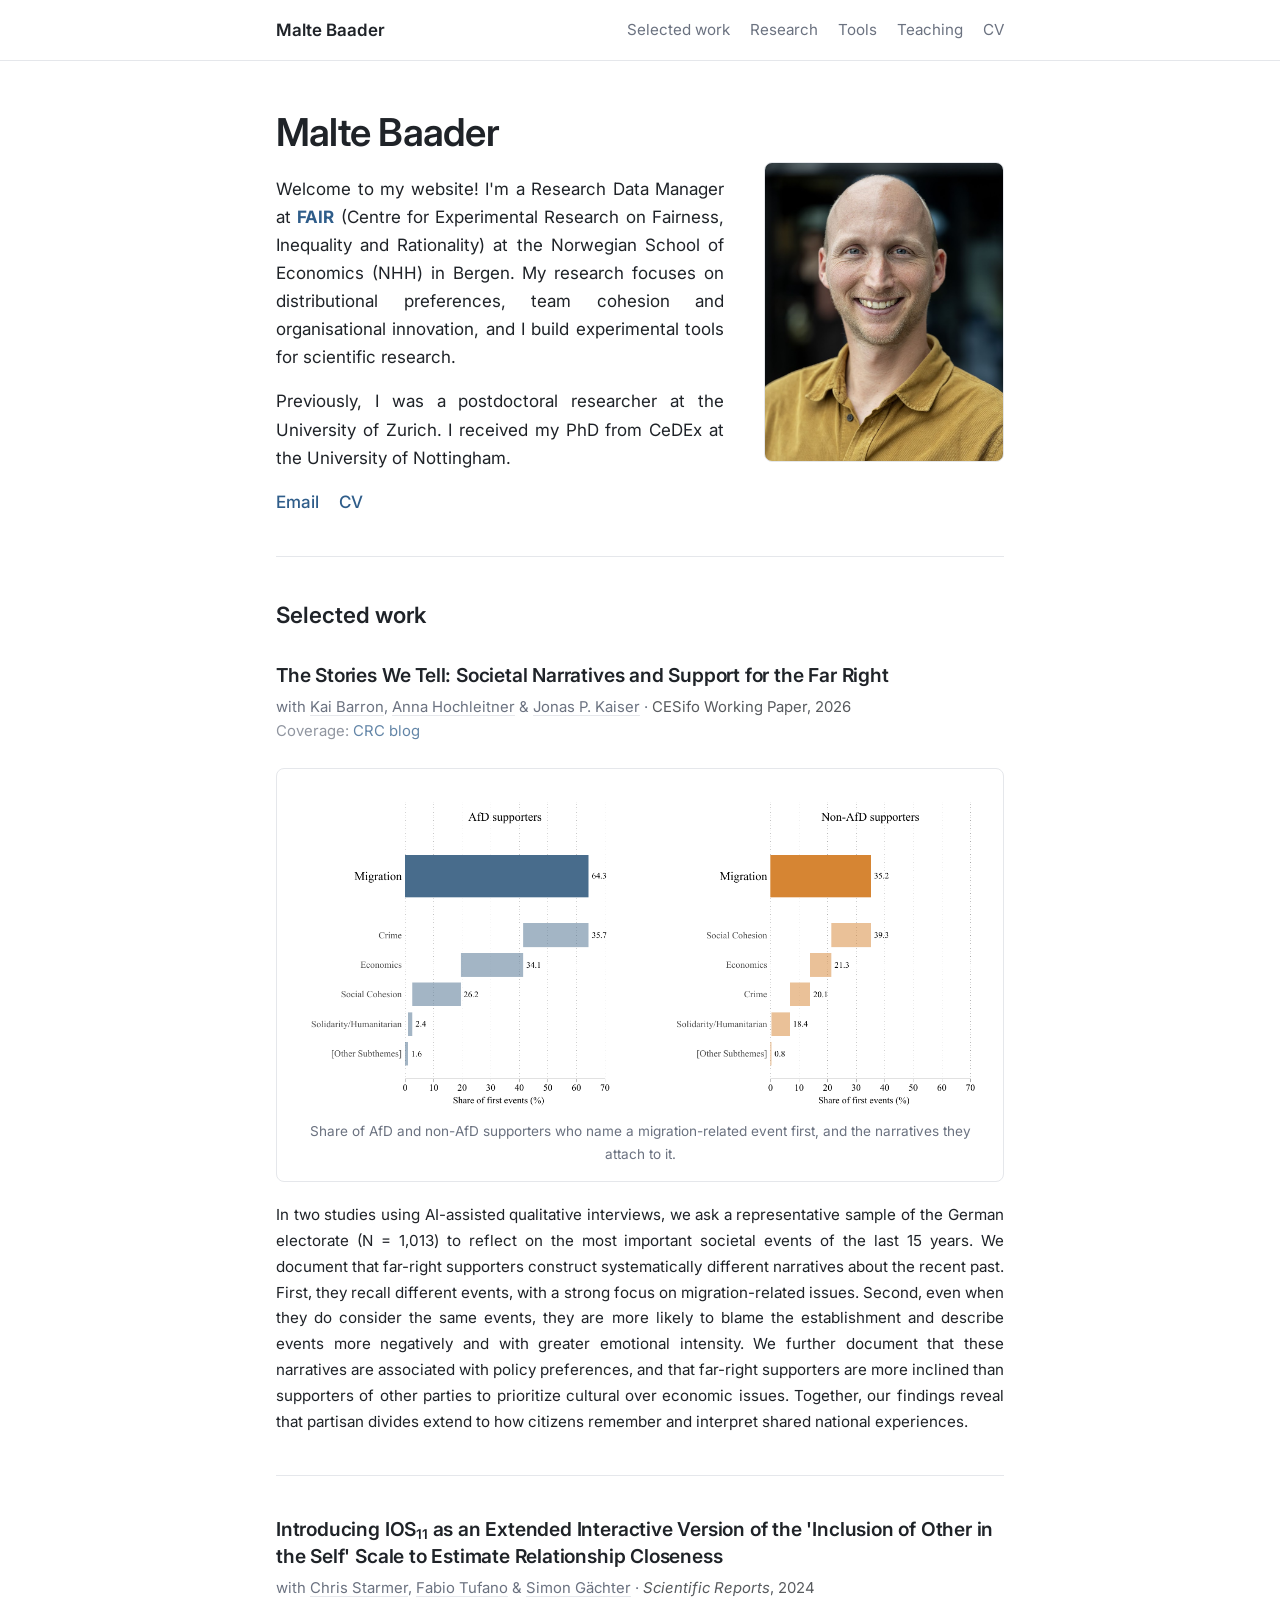
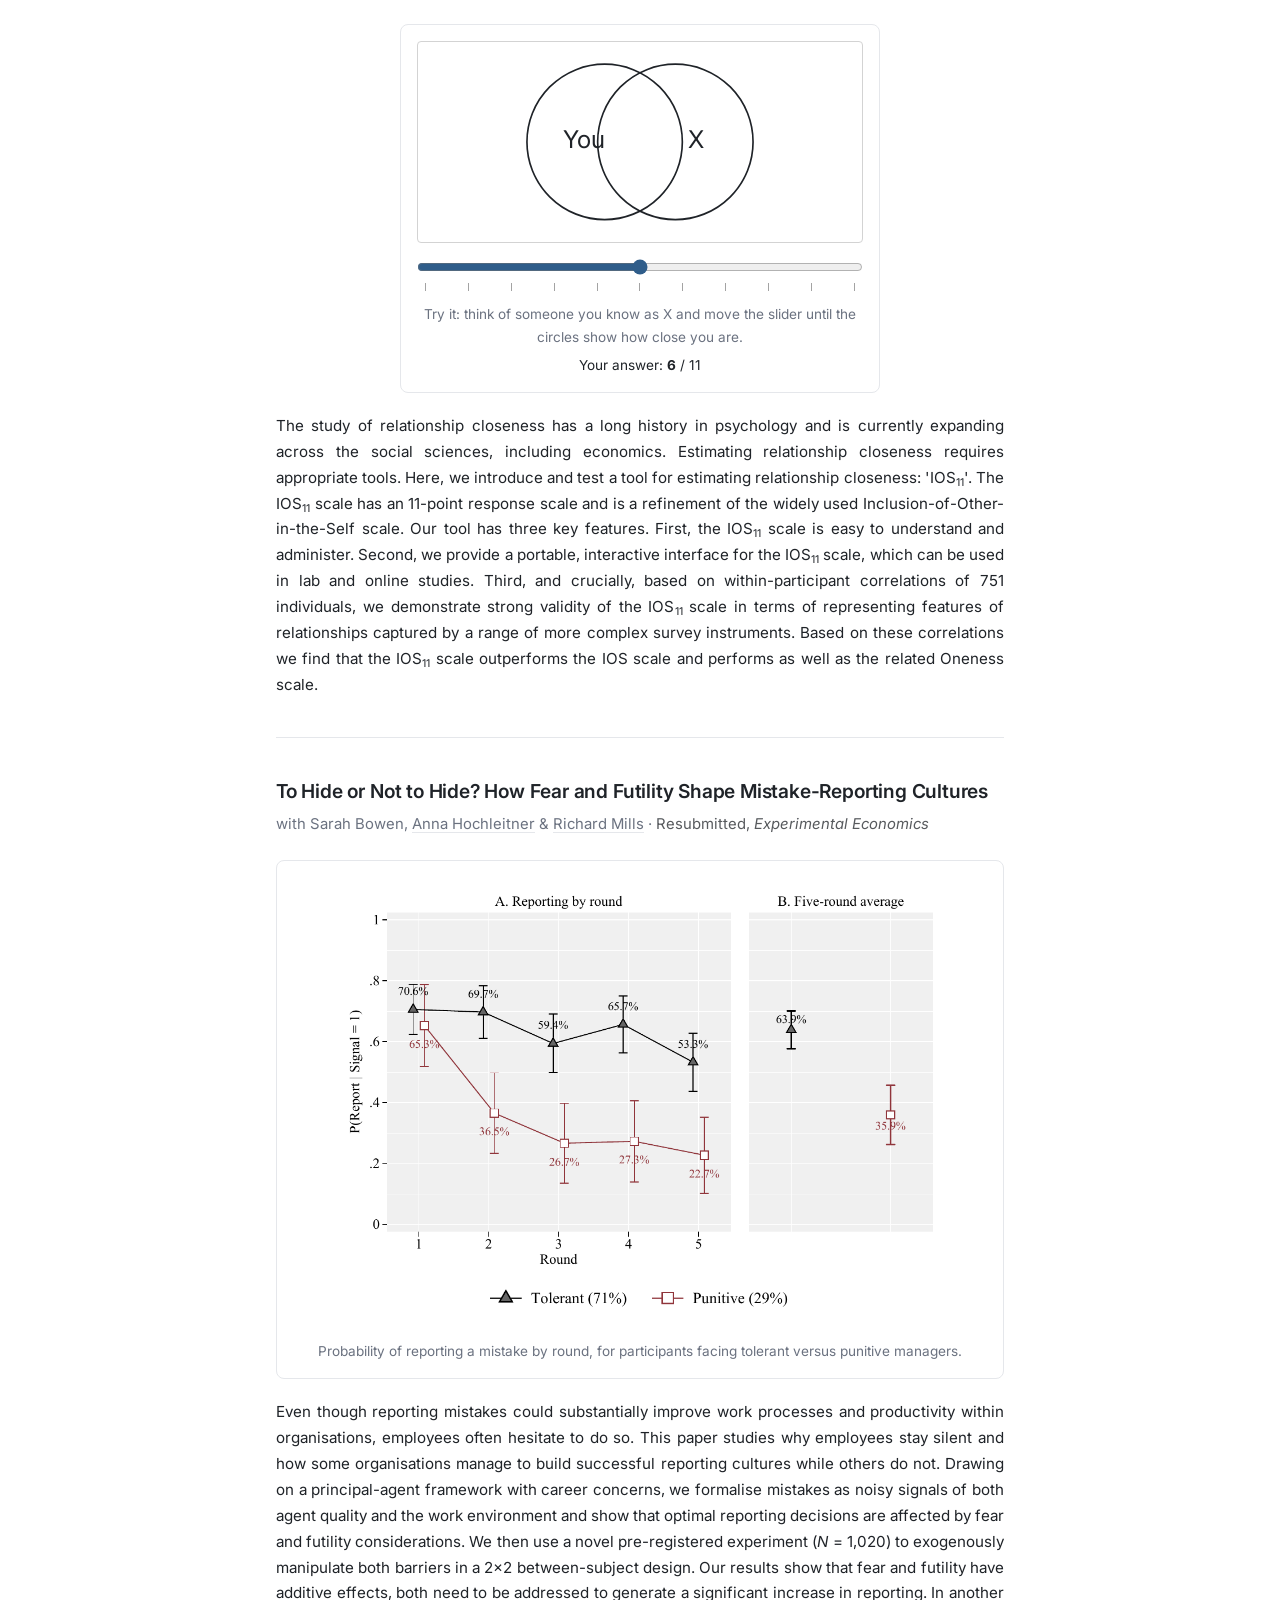
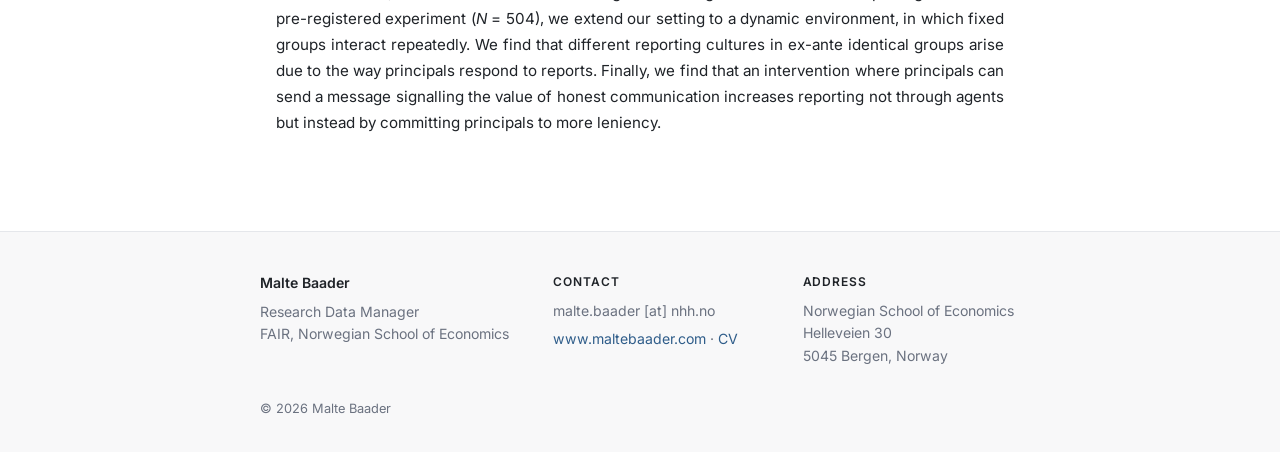
<file: index.html>
<!doctype html>
<html lang="en">
<head>
  <meta charset="utf-8">
  <meta name="viewport" content="width=device-width, initial-scale=1">
  <title>Malte Baader</title>
  <meta name="description" content="Malte Baader: behavioural and experimental economist, Research Data Manager at FAIR, NHH Norwegian School of Economics.">
  <link rel="preconnect" href="https://fonts.googleapis.com">
  <link rel="preconnect" href="https://fonts.gstatic.com" crossorigin>
  <link href="https://fonts.googleapis.com/css2?family=Inter:wght@400;500;600&display=swap" rel="stylesheet">
  <link rel="icon" href="favicon.svg" type="image/svg+xml">
  <link rel="stylesheet" href="style.css">
</head>
<body>
  <div class="nav-wrap">
    <header class="nav">
      <a href="index.html" class="name">Malte Baader</a>
      <nav>
        <a href="index.html#selected">Selected work</a>
        <a href="research.html">Research</a>
        <a href="tools.html">Tools</a>
        <a href="teaching.html">Teaching</a>
        <a href="cv.html">CV</a>
      </nav>
    </header>
  </div>

  <main id="top">
    <section class="intro">
     <div class="intro-grid">
      <div>
      <h1>Malte Baader</h1>
      <p>
        Welcome to my website! I'm a Research Data Manager at <a href="https://www.nhh.no/en/research-centres/fair/" target="_blank" rel="noopener"><strong>FAIR</strong></a> (Centre for Experimental Research on
        Fairness, Inequality and Rationality) at the Norwegian School of Economics (NHH) in Bergen.
        My research focuses on distributional preferences, team cohesion and organisational innovation, and I
        build experimental tools for scientific research.
      </p>
      <p>
        Previously, I was a postdoctoral researcher at the University of Zurich. I received my PhD
        from CeDEx at the University of Nottingham.
      </p>
      <p class="links">
        <a href="#" onclick="location.href='mailto:' + ['malte.baader', 'nhh.no'].join('@'); return false;">Email</a>
        <a href="cv.html">CV</a>
      </p>
      </div>
      <img class="photo" src="photo.jpg" alt="Portrait of Malte Baader" width="240" height="300">
     </div>
    </section>

    <section id="selected">
      <h2>Selected work</h2>

      <article class="feature">
        <h3 class="feature-title"><a href="https://www.ifo.de/DocDL/cesifo1_wp12999.pdf" target="_blank" rel="noopener">The Stories We Tell: Societal Narratives and Support for the Far Right</a></h3>
        <p class="feature-meta"><span>with <a class="co" href="https://sites.google.com/site/kaibarron/" target="_blank" rel="noopener">Kai Barron</a>, <a class="co" href="https://www.annahochleitner.com/" target="_blank" rel="noopener">Anna Hochleitner</a> &amp; <a class="co" href="https://jonaspkaiser.github.io/" target="_blank" rel="noopener">Jonas P. Kaiser</a></span> · <span class="venue">CESifo Working Paper, 2026</span></p>
        <p class="feature-meta"><span class="venue">Coverage: <a href="https://190researchblog.substack.com/p/narratives" target="_blank" rel="noopener">CRC blog</a></span></p>
        <figure>
          <img src="figures/stories-we-tell.png" alt="Bar chart: 64.3% of AfD supporters name a migration-related event first, versus 35.2% of non-AfD supporters, with crime and economics as the leading narratives among AfD supporters." loading="lazy">
          <figcaption>Share of AfD and non-AfD supporters who name a migration-related event first, and the narratives they attach to it.</figcaption>
        </figure>
        <p class="abstract">In two studies using AI-assisted qualitative interviews, we ask a representative sample of the German electorate (N = 1,013) to reflect on the most important societal events of the last 15 years. We document that far-right supporters construct systematically different narratives about the recent past. First, they recall different events, with a strong focus on migration-related issues. Second, even when they do consider the same events, they are more likely to blame the establishment and describe events more negatively and with greater emotional intensity. We further document that these narratives are associated with policy preferences, and that far-right supporters are more inclined than supporters of other parties to prioritize cultural over economic issues. Together, our findings reveal that partisan divides extend to how citizens remember and interpret shared national experiences.</p>
      </article>

      <article class="feature">
        <h3 class="feature-title"><a href="https://doi.org/10.1038/s41598-024-58042-6" target="_blank" rel="noopener">Introducing IOS<sub>11</sub> as an Extended Interactive Version of the 'Inclusion of Other in the Self' Scale to Estimate Relationship Closeness</a></h3>
        <p class="feature-meta"><span>with <a class="co" href="https://www.cvstarmer.com/" target="_blank" rel="noopener">Chris Starmer</a>, <a class="co" href="https://www.fabiotufano.com/" target="_blank" rel="noopener">Fabio Tufano</a> &amp; <a class="co" href="https://www.nottingham.ac.uk/economics/people/simon.gaechter" target="_blank" rel="noopener">Simon Gächter</a></span> · <span class="venue"><em>Scientific Reports</em>, 2024</span></p>
        <figure class="ios-tool">
          <svg id="ios-screen" viewBox="0 0 400 180" role="img" aria-label="Two circles labelled You and X; their overlap follows the slider">
            <circle id="ios-c1" cy="90" r="70"/>
            <circle id="ios-c2" cy="90" r="70"/>
            <text id="ios-you" y="90">You</text>
            <text id="ios-x" y="90">X</text>
          </svg>
          <input id="ios-slider" type="range" min="1" max="11" step="1" value="6" aria-label="Relationship closeness, 1 to 11">
          <div class="ios-ticks" aria-hidden="true"><span></span><span></span><span></span><span></span><span></span><span></span><span></span><span></span><span></span><span></span><span></span></div>
          <figcaption>Try it: think of someone you know as X and move the slider until the circles show how close you are. <span class="ios-value">Your answer: <strong id="ios-out">6</strong> / 11</span></figcaption>
        </figure>
        <p class="abstract">The study of relationship closeness has a long history in psychology and is currently expanding across the social sciences, including economics. Estimating relationship closeness requires appropriate tools. Here, we introduce and test a tool for estimating relationship closeness: 'IOS<sub>11</sub>'. The IOS<sub>11</sub> scale has an 11-point response scale and is a refinement of the widely used Inclusion-of-Other-in-the-Self scale. Our tool has three key features. First, the IOS<sub>11</sub> scale is easy to understand and administer. Second, we provide a portable, interactive interface for the IOS<sub>11</sub> scale, which can be used in lab and online studies. Third, and crucially, based on within-participant correlations of 751 individuals, we demonstrate strong validity of the IOS<sub>11</sub> scale in terms of representing features of relationships captured by a range of more complex survey instruments. Based on these correlations we find that the IOS<sub>11</sub> scale outperforms the IOS scale and performs as well as the related Oneness scale.</p>
      </article>

      <article class="feature">
        <h3 class="feature-title"><a href="https://ideas.repec.org/p/hhs/nhheco/2024_016.html" target="_blank" rel="noopener">To Hide or Not to Hide? How Fear and Futility Shape Mistake-Reporting Cultures</a></h3>
        <p class="feature-meta"><span>with Sarah Bowen, <a class="co" href="https://www.annahochleitner.com/" target="_blank" rel="noopener">Anna Hochleitner</a> &amp; <a class="co" href="https://www.richard-mills.com/" target="_blank" rel="noopener">Richard Mills</a></span> · <span class="venue">Resubmitted, <em>Experimental Economics</em></span></p>
        <figure class="medium">
          <img src="figures/to-hide.png" alt="Line chart of the probability of reporting a mistake over five rounds: around 53 to 71 percent with tolerant managers, falling from 65 to about 23 percent with punitive managers; five-round averages of 63.9 versus 35.9 percent." loading="lazy">
          <figcaption>Probability of reporting a mistake by round, for participants facing tolerant versus punitive managers.</figcaption>
        </figure>
        <p class="abstract">Even though reporting mistakes could substantially improve work processes and productivity within organisations, employees often hesitate to do so. This paper studies why employees stay silent and how some organisations manage to build successful reporting cultures while others do not. Drawing on a principal-agent framework with career concerns, we formalise mistakes as noisy signals of both agent quality and the work environment and show that optimal reporting decisions are affected by fear and futility considerations. We then use a novel pre-registered experiment (<em>N</em> = 1,020) to exogenously manipulate both barriers in a 2&times;2 between-subject design. Our results show that fear and futility have additive effects, both need to be addressed to generate a significant increase in reporting. In another pre-registered experiment (<em>N</em> = 504), we extend our setting to a dynamic environment, in which fixed groups interact repeatedly. We find that different reporting cultures in ex-ante identical groups arise due to the way principals respond to reports. Finally, we find that an intervention where principals can send a message signalling the value of honest communication increases reporting not through agents but instead by committing principals to more leniency.</p>
      </article>
    </section>
  </main>

  <footer class="site-footer">
    <div class="footer-grid">
      <div>
        <p class="footer-name">Malte Baader</p>
        <p>Research Data Manager<br>FAIR, Norwegian School of Economics</p>
      </div>
      <div>
        <p class="footer-label">Contact</p>
        <p>malte.baader [at] nhh.no</p>
        <p><a href="https://www.maltebaader.com">www.maltebaader.com</a> · <a href="cv.html">CV</a></p>
      </div>
      <div>
        <p class="footer-label">Address</p>
        <p>Norwegian School of Economics<br>Helleveien 30<br>5045 Bergen, Norway</p>
      </div>
    </div>
    <p class="footer-copy">© 2026 Malte Baader</p>
  </footer>
  <script src="ios11.js"></script>
</body>
</html>
</file>
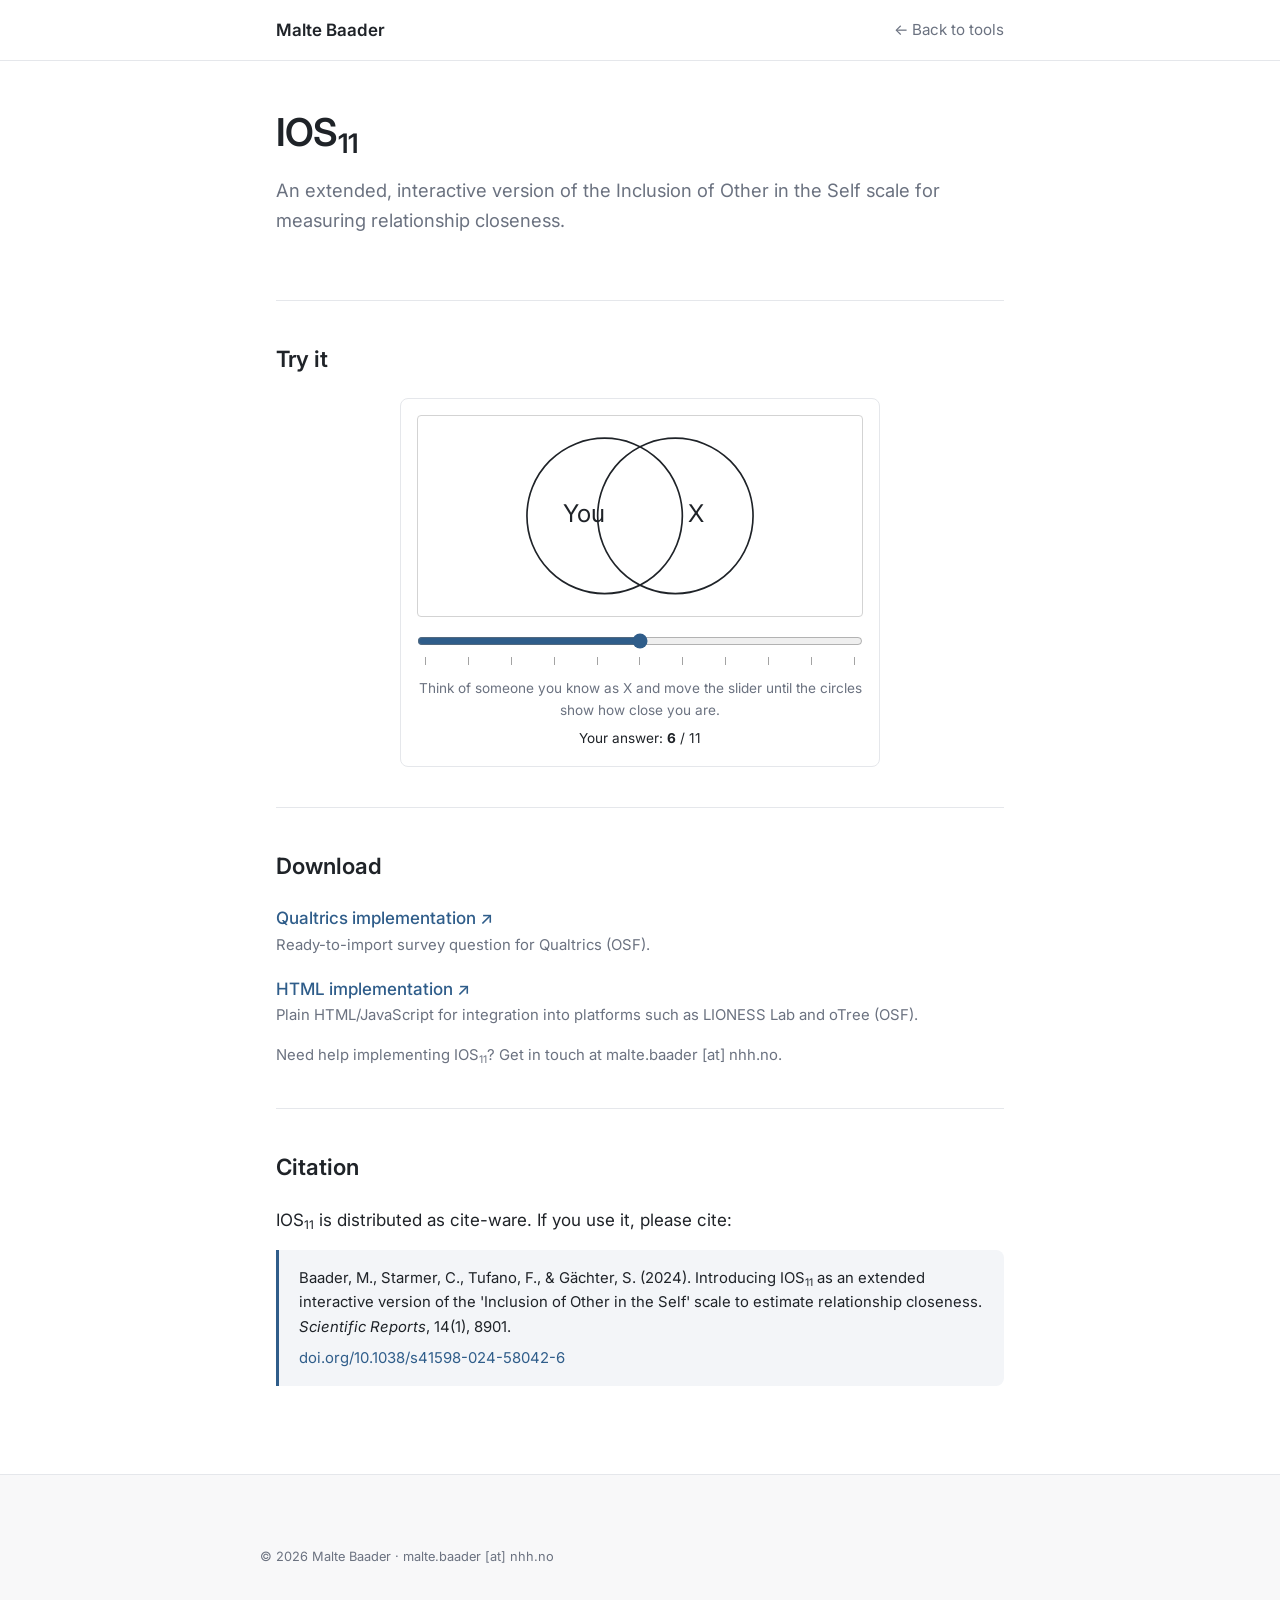
<file: IOS11/index.html>
<!doctype html>
<html lang="en">
<head>
  <meta charset="utf-8">
  <title>IOS₁₁ · Malte Baader</title>
  <meta name="robots" content="noindex">
  <link rel="canonical" href="https://www.maltebaader.com/tools/ios11.html">
  <meta http-equiv="refresh" content="0; url=/tools/ios11.html">
  <script>location.replace("/tools/ios11.html" + location.search + location.hash);</script>
</head>
<body>
  <p><a href="/tools/ios11.html">Continue to IOS<sub>11</sub></a></p>
</body>
</html>
</file>
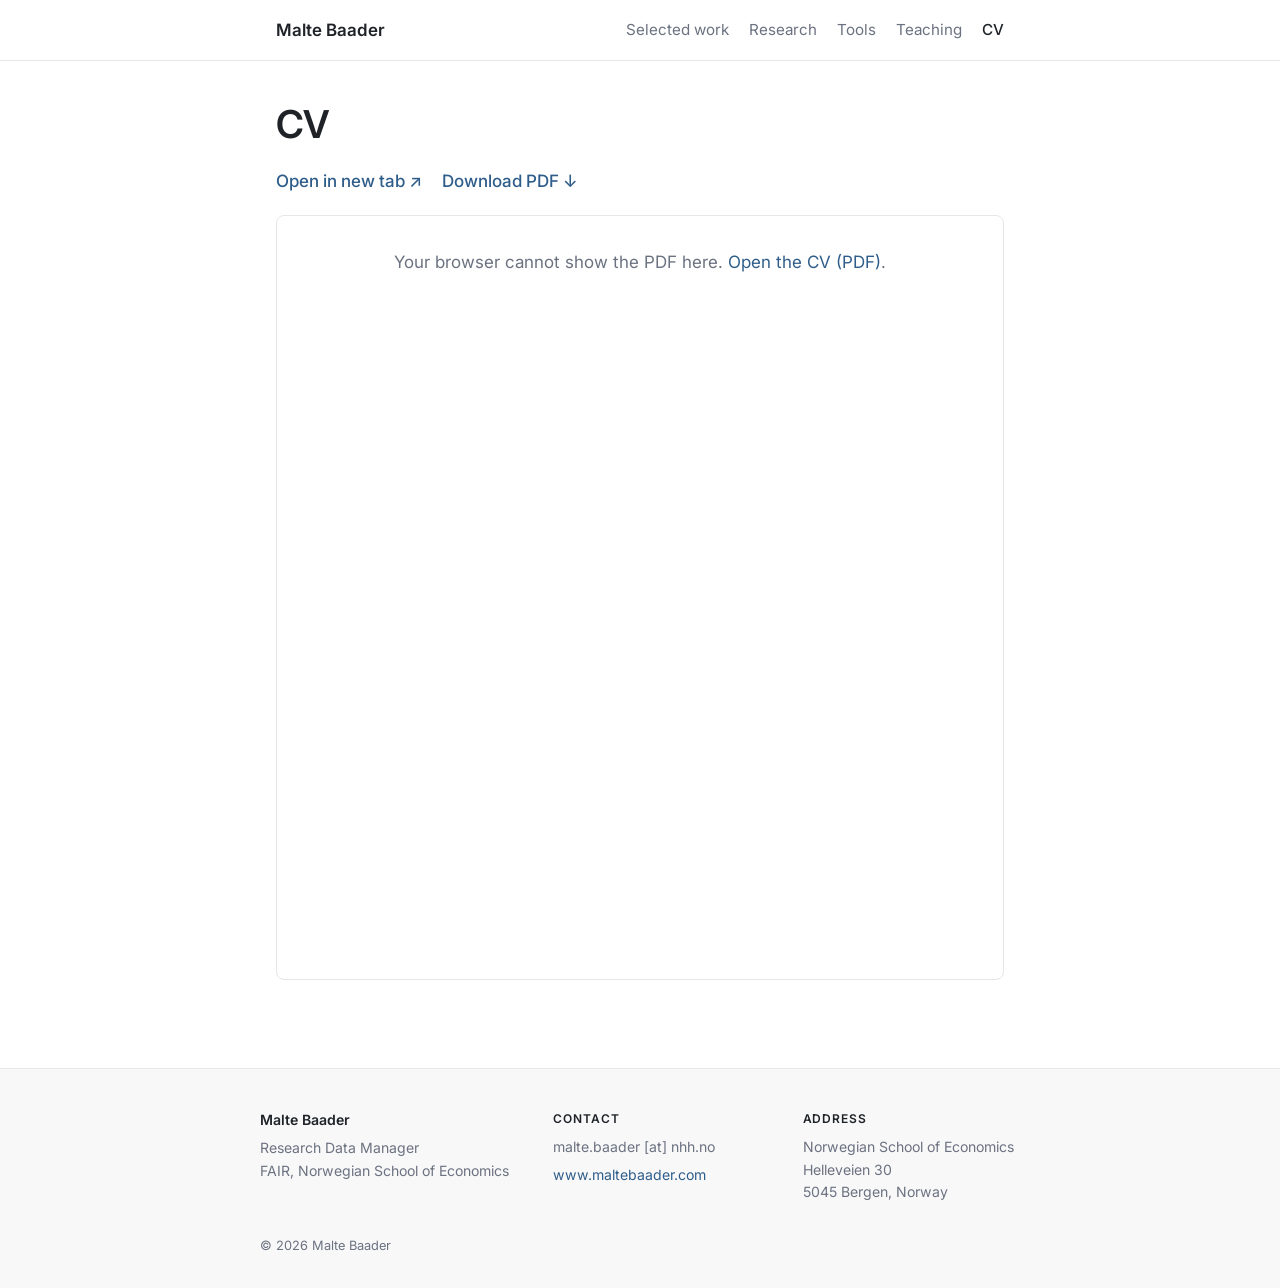
<file: cv.html>
<!doctype html>
<html lang="en">
<head>
  <meta charset="utf-8">
  <meta name="viewport" content="width=device-width, initial-scale=1">
  <title>CV · Malte Baader</title>
  <meta name="description" content="Curriculum vitae of Malte Baader.">
  <link rel="preconnect" href="https://fonts.googleapis.com">
  <link rel="preconnect" href="https://fonts.gstatic.com" crossorigin>
  <link href="https://fonts.googleapis.com/css2?family=Inter:wght@400;500;600&display=swap" rel="stylesheet">
  <link rel="icon" href="favicon.svg" type="image/svg+xml">
  <link rel="stylesheet" href="style.css">
</head>
<body>
  <div class="nav-wrap">
    <header class="nav">
      <a href="index.html" class="name">Malte Baader</a>
      <nav>
        <a href="index.html#selected">Selected work</a>
        <a href="research.html">Research</a>
        <a href="tools.html">Tools</a>
        <a href="teaching.html">Teaching</a>
        <a href="cv.html" class="current" aria-current="page">CV</a>
      </nav>
    </header>
  </div>

  <main id="top" class="cv-page">
    <section class="intro">
      <h1>CV</h1>
      <p class="links cv-actions">
        <a href="cv.pdf#navpanes=0&amp;pagemode=none" target="_blank" rel="noopener">Open in new tab ↗</a>
        <a href="cv.pdf" download="CV_MalteBaader.pdf">Download PDF ↓</a>
      </p>
      <object class="cv-viewer" data="cv.pdf#navpanes=0&amp;pagemode=none&amp;view=FitH" type="application/pdf" aria-label="CV of Malte Baader">
        <p class="cv-fallback">Your browser cannot show the PDF here. <a href="cv.pdf" target="_blank" rel="noopener">Open the CV (PDF)</a>.</p>
      </object>
    </section>
  </main>

  <footer class="site-footer">
    <div class="footer-grid">
      <div>
        <p class="footer-name">Malte Baader</p>
        <p>Research Data Manager<br>FAIR, Norwegian School of Economics</p>
      </div>
      <div>
        <p class="footer-label">Contact</p>
        <p>malte.baader [at] nhh.no</p>
        <p><a href="https://www.maltebaader.com">www.maltebaader.com</a></p>
      </div>
      <div>
        <p class="footer-label">Address</p>
        <p>Norwegian School of Economics<br>Helleveien 30<br>5045 Bergen, Norway</p>
      </div>
    </div>
    <p class="footer-copy">© 2026 Malte Baader</p>
  </footer>
</body>
</html>
</file>
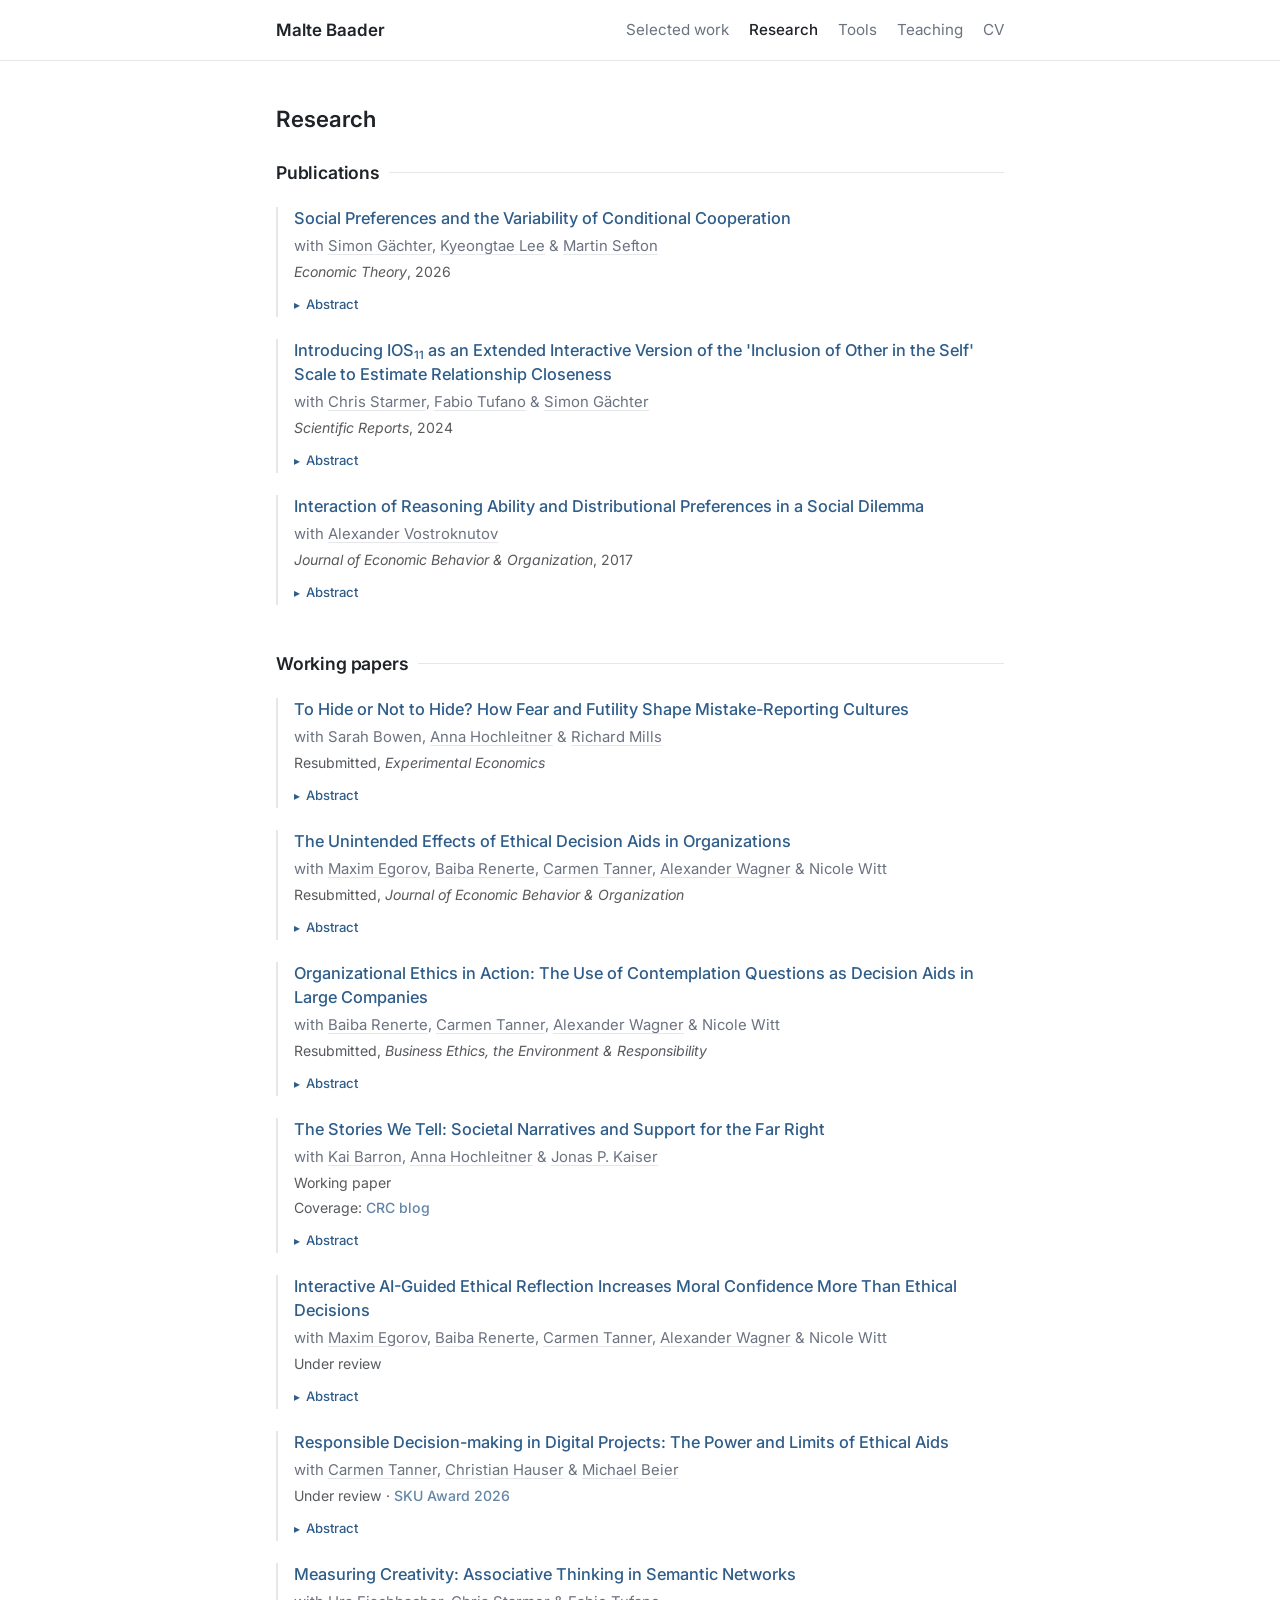
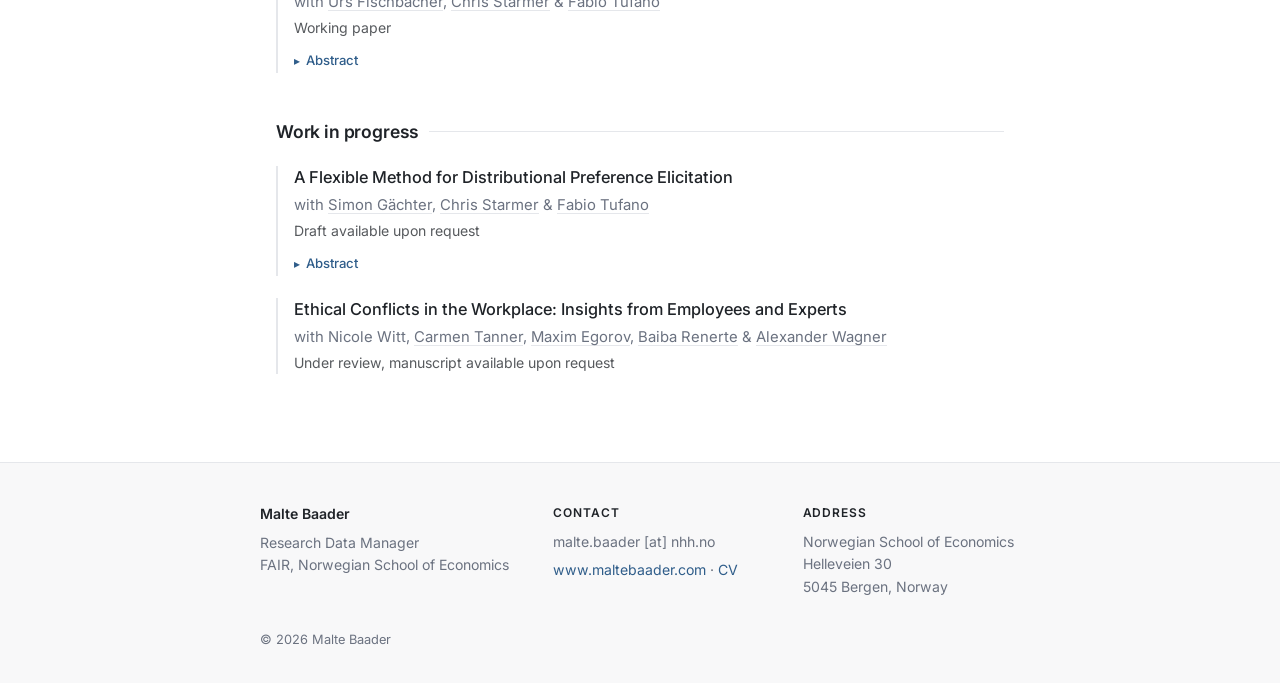
<file: research.html>
<!doctype html>
<html lang="en">
<head>
  <meta charset="utf-8">
  <meta name="viewport" content="width=device-width, initial-scale=1">
  <title>Research · Malte Baader</title>
  <meta name="description" content="Malte Baader: behavioural and experimental economist, Research Data Manager at FAIR, NHH Norwegian School of Economics.">
  <link rel="preconnect" href="https://fonts.googleapis.com">
  <link rel="preconnect" href="https://fonts.gstatic.com" crossorigin>
  <link href="https://fonts.googleapis.com/css2?family=Inter:wght@400;500;600&display=swap" rel="stylesheet">
  <link rel="icon" href="favicon.svg" type="image/svg+xml">
  <link rel="stylesheet" href="style.css">
</head>
<body>
  <div class="nav-wrap">
    <header class="nav">
      <a href="index.html" class="name">Malte Baader</a>
      <nav>
        <a href="index.html#selected">Selected work</a>
        <a href="research.html" class="current" aria-current="page">Research</a>
        <a href="tools.html">Tools</a>
        <a href="teaching.html">Teaching</a>
        <a href="cv.html">CV</a>
      </nav>
    </header>
  </div>

  <main id="top">
    <section id="research">
      <h2>Research</h2>

      <h3>Publications</h3>
      <ul class="papers">
        <li>
          <a href="https://link.springer.com/article/10.1007/s00199-024-01617-1" target="_blank" rel="noopener">Social Preferences and the Variability of Conditional Cooperation</a>
          <span>with <a class="co" href="https://www.nottingham.ac.uk/economics/people/simon.gaechter" target="_blank" rel="noopener">Simon Gächter</a>, <a class="co" href="https://sites.google.com/view/kyeongtae" target="_blank" rel="noopener">Kyeongtae Lee</a> &amp; <a class="co" href="https://www.nottingham.ac.uk/economics/people/martin.sefton" target="_blank" rel="noopener">Martin Sefton</a></span>
          <span class="venue"><em>Economic Theory</em>, 2026</span>
          <details><summary>Abstract</summary><p>We experimentally examine how incentives affect conditional cooperation (i.e., cooperating in response to cooperation and defecting in response to defection) in social dilemmas. In our first study, subjects play eight Sequential Prisoner’s Dilemma games with varying payoffs. We elicit second mover strategies and find that most second movers conditionally cooperate in some games and free ride in others. The rate of conditional cooperation is higher when the own gain from defecting is lower and when the loss imposed on the first mover by defecting is higher. This pattern is consistent with both social preference models and stochastic choice models. In a second study subjects play 64 social dilemma games, and we jointly estimate noise and social preference parameters at the individual level. Most of our subjects place significantly positive weight on others’ payoffs, supporting the underlying role of social preferences in conditional cooperation. Our results suggest that conditional cooperation is not a fixed trait but rather a symptom of the interaction between game incentives and underlying social preferences.</p></details>
        </li>
        <li>
          <a href="https://doi.org/10.1038/s41598-024-58042-6" target="_blank" rel="noopener">Introducing IOS<sub>11</sub> as an Extended Interactive Version of the 'Inclusion of Other in the Self' Scale to Estimate Relationship Closeness</a>
          <span>with <a class="co" href="https://www.cvstarmer.com/" target="_blank" rel="noopener">Chris Starmer</a>, <a class="co" href="https://www.fabiotufano.com/" target="_blank" rel="noopener">Fabio Tufano</a> &amp; <a class="co" href="https://www.nottingham.ac.uk/economics/people/simon.gaechter" target="_blank" rel="noopener">Simon Gächter</a></span>
          <span class="venue"><em>Scientific Reports</em>, 2024</span>
          <details><summary>Abstract</summary><p>The study of relationship closeness has a long history in psychology and is currently expanding across the social sciences, including economics. Estimating relationship closeness requires appropriate tools. Here, we introduce and test a tool for estimating relationship closeness: 'IOS<sub>11</sub>'. The IOS<sub>11</sub> scale has an 11-point response scale, is a refinement of the widely used Inclusion-of-Other-in-the-Self scale. Our tool has three key features. First, the IOS<sub>11</sub> scale is easy to understand and administer. Second, we provide a portable, interactive interface for the IOS<sub>11</sub> scale, which can be used in lab and online studies. Third, and crucially, based on within-participant correlations of 751 individuals, we demonstrate strong validity of the IOS<sub>11</sub> scale in terms of representing features of relationships captured by a range of more complex survey instruments. Based on these correlations we find that the IOS<sub>11</sub> scale outperforms the IOS scale and performs as well as the related Oneness scale.</p></details>
        </li>
        <li>
          <a href="https://www.sciencedirect.com/science/article/pii/S0167268117302032" target="_blank" rel="noopener">Interaction of Reasoning Ability and Distributional Preferences in a Social Dilemma</a>
          <span>with <a class="co" href="https://www.vostroknutov.com/" target="_blank" rel="noopener">Alexander Vostroknutov</a></span>
          <span class="venue"><em>Journal of Economic Behavior &amp; Organization</em>, 2017</span>
          <details><summary>Abstract</summary><p>In a within subjects design we evaluate distributional preferences and reasoning ability to explain choices in the Traveler's Dilemma. We recruit subjects from economics and non-economics majors to have a high variance of preferences and abilities. We find that economists follow the efficiency criterion while non-economists follow maximin. Economists also show a better reasoning ability. We, therefore, confirm the self-selection hypothesis of choosing a major. An equilibrium of an incomplete information version of the Traveler's Dilemma explains the behavior we observe. Subjects with low reasoning ability make choices away from equilibrium. Thus, (non)cooperative behavior might be misinterpreted if subjects’ reasoning ability is not taken into account.</p></details>
        </li>
      </ul>

      <h3>Working papers</h3>
      <ul class="papers">
        <li>
          <a href="https://openaccess.nhh.no/nhh-xmlui/bitstream/handle/11250/3158389/DP%2016.pdf" target="_blank" rel="noopener">To Hide or Not to Hide? How Fear and Futility Shape Mistake-Reporting Cultures</a>
          <span>with Sarah Bowen, <a class="co" href="https://www.annahochleitner.com/" target="_blank" rel="noopener">Anna Hochleitner</a> &amp; <a class="co" href="https://www.richard-mills.com/" target="_blank" rel="noopener">Richard Mills</a></span>
          <span class="venue">Resubmitted, <em>Experimental Economics</em></span>
          <details><summary>Abstract</summary><p>Even though reporting mistakes could substantially improve work processes and productivity within organisations, employees often hesitate to do so. This paper studies why employees stay silent and how some organisations manage to build successful reporting cultures while others do not. Drawing on a principal-agent framework with career concerns, we formalise mistakes as noisy signals of both agent quality and the work environment and show that optimal reporting decisions are affected by fear and futility considerations. We then use a novel pre-registered experiment (<em>N</em> = 1,020) to exogenously manipulate both barriers in a 2&times;2 between-subject design. Our results show that fear and futility have additive effects, both need to be addressed to generate a significant increase in reporting. In another pre-registered experiment (<em>N</em> = 504), we extend our setting to a dynamic environment, in which fixed groups interact repeatedly. We find that different reporting cultures in ex-ante identical groups arise due to the way principals respond to reports. Finally, we find that an intervention where principals can send a message signalling the value of honest communication increases reporting not through agents but instead by committing principals to more leniency.</p></details>
        </li>
        <li>
          <a href="https://papers.ssrn.com/sol3/papers.cfm?abstract_id=5136031" target="_blank" rel="noopener">The Unintended Effects of Ethical Decision Aids in Organizations</a>
          <span>with <a class="co" href="https://www.maximegorov.de/" target="_blank" rel="noopener">Maxim Egorov</a>, <a class="co" href="https://www.baibarenerte.com/" target="_blank" rel="noopener">Baiba Renerte</a>, <a class="co" href="https://www.df.uzh.ch/en/people/professor/tanner.html" target="_blank" rel="noopener">Carmen Tanner</a>, <a class="co" href="https://www.df.uzh.ch/en/people/professor/wagner.html" target="_blank" rel="noopener">Alexander Wagner</a> &amp; Nicole Witt</span>
          <span class="venue">Resubmitted, <em>Journal of Economic Behavior &amp; Organization</em></span>
          <details><summary>Abstract</summary><p>Unethical behavior, deception, and fraud are major concerns in corporate governance. This paper examines the effectiveness of contemplation questions (CQs) as decision aids for employees facing ethical dilemmas. CQs, such as “Will the reputation of our company be damaged if my decision is made public?” are intended to activate moral agency and prompt employees to consider their actions from various perspectives (e.g., self, peers, company). Through two pre-registered, incentivized vignette experiments, we systematically investigate the causal effect of CQs on ethical decision-making. In Study 1 (N = 1,986), merely presenting CQs had no impact on ethical decisions. In Study 2 (N = 1,322), increasing engagement with CQs led to marginally more ethical decisions among individuals with high moral identity but significantly fewer ethical decisions among those with low moral identity. These findings align with a conceptual framework of motivated moral reasoning and suggest that while CQs can positively affect some individuals, they also backfire, promoting unethical behavior precisely in those already predisposed to such tendencies.</p></details>
        </li>
        <li>
          <a href="https://papers.ssrn.com/sol3/papers.cfm?abstract_id=5680982" target="_blank" rel="noopener">Organizational Ethics in Action: The Use of Contemplation Questions as Decision Aids in Large Companies</a>
          <span>with <a class="co" href="https://www.baibarenerte.com/" target="_blank" rel="noopener">Baiba Renerte</a>, <a class="co" href="https://www.df.uzh.ch/en/people/professor/tanner.html" target="_blank" rel="noopener">Carmen Tanner</a>, <a class="co" href="https://www.df.uzh.ch/en/people/professor/wagner.html" target="_blank" rel="noopener">Alexander Wagner</a> &amp; Nicole Witt</span>
          <span class="venue">Resubmitted, <em>Business Ethics, the Environment &amp; Responsibility</em></span>
          <details><summary>Abstract</summary><p>Organizations are investing increasing effort and resources into supporting ethical decisionmaking among employees. One common approach involves the use of  "contemplation questions" (CQs) - simple, reflective prompts designed to encourage thoughtful consideration of ethical challenges. In this study, we compile a unique dataset on CQ usage among the world's largest companies and find that at least 35% of Fortune Global 200 companies and 59% of S&amp;P 200 companies employ CQs. An analysis of 727 CQs reveals significant variation across regions and industries. Based on an employee survey, we propose a classification of CQs according to the normative references they invoke, resulting in five categories: Law and Reputation, Company Policies and Culture, Universal Principles, Self, and Peers. We find that companies favor CQs focused on legal and organizational norms, whereas employees rate questions appealing to universal principles and personal values as more useful - indicating a potential mismatch between corporate practices and employee preferences and motivating future research on behavioral effectiveness.</p></details>
        </li>
        <li>
          <a href="https://www.ifo.de/DocDL/cesifo1_wp12999.pdf" target="_blank" rel="noopener">The Stories We Tell: Societal Narratives and Support for the Far Right</a>
          <span>with <a class="co" href="https://sites.google.com/site/kaibarron/" target="_blank" rel="noopener">Kai Barron</a>, <a class="co" href="https://www.annahochleitner.com/" target="_blank" rel="noopener">Anna Hochleitner</a> &amp; <a class="co" href="https://jonaspkaiser.github.io/" target="_blank" rel="noopener">Jonas P. Kaiser</a></span>
          <span class="venue">Working paper</span>
          <span class="venue">Coverage: <a href="https://190researchblog.substack.com/p/narratives" target="_blank" rel="noopener">CRC blog</a></span>
          <details><summary>Abstract</summary><p>In two studies using AI-assisted qualitative interviews, we ask a representative sample of the German electorate (N = 1,013) to reflect on the most important societal events of the last 15 years. We document that far-right supporters construct systematically different narratives about the recent past. First, they recall different events&mdash;with a strong focus on migration-related issues. Second, even when they do consider the same events, they are more likely to blame the establishment and describe events more negatively and with greater emotional intensity. We further document that these narratives are associated with policy preferences, and that far-right supporters are more inclined than supporters of other parties to prioritize cultural over economic issues. Together, our findings reveal that partisan divides extend to how citizens remember and interpret shared national experiences.</p></details>
        </li>
        <li>
          <a href="https://papers.ssrn.com/sol3/papers.cfm?abstract_id=6838119" target="_blank" rel="noopener">Interactive AI-Guided Ethical Reflection Increases Moral Confidence More Than Ethical Decisions</a>
          <span>with <a class="co" href="https://www.maximegorov.de/" target="_blank" rel="noopener">Maxim Egorov</a>, <a class="co" href="https://www.baibarenerte.com/" target="_blank" rel="noopener">Baiba Renerte</a>, <a class="co" href="https://www.df.uzh.ch/en/people/professor/tanner.html" target="_blank" rel="noopener">Carmen Tanner</a>, <a class="co" href="https://www.df.uzh.ch/en/people/professor/wagner.html" target="_blank" rel="noopener">Alexander Wagner</a> &amp; Nicole Witt</span>
          <span class="venue">Under review</span>
          <details><summary>Abstract</summary><p>AI decision assistants are entering domains where moral judgments matter, yet their effects on ethical choices remain poorly understood. In a preregistered multi-wave experiment, participants faced repeated ethical dilemmas with or without an AI assistant that scaffolded reflection without recommending actions. AI assistance increased decision confidence (Cohen's d = 0.40) more strongly than it increased ethical choices (d = 0.21), creating a confidence trap. The pattern persisted when controlling for choice improvements (residualized d = 0.36), and deeper reflection predicted choices but not confidence, consistent with confidence responding to the procedure rather than its content. Effects were strongest among morally motivated participants. These findings indicate an AI governance risk: decision support may inflate users' confidence more reliably than it improves stated-choice quality, and evaluations should not treat user confidence as evidence of effectiveness.</p></details>
        </li>
        <li>
          <a href="https://papers.ssrn.com/sol3/papers.cfm?abstract_id=7364358" target="_blank" rel="noopener">Responsible Decision-making in Digital Projects: The Power and Limits of Ethical Aids</a>
          <span>with <a class="co" href="https://www.df.uzh.ch/en/people/professor/tanner.html" target="_blank" rel="noopener">Carmen Tanner</a>, <a class="co" href="https://www.fhgr.ch/personen/person/hauser/" target="_blank" rel="noopener">Christian Hauser</a> &amp; <a class="co" href="https://www.fhgr.ch/personen/person/beier/" target="_blank" rel="noopener">Michael Beier</a></span>
          <span class="venue">Under review · <a href="https://www.df.uzh.ch/en/news-events/awards-grants/2026/sku-award-2026.html" target="_blank" rel="noopener">SKU Award 2026</a></span>
          <details><summary>Abstract</summary><p>Digital transformation creates opportunities for organizations but also raises ethical risks related to privacy, surveillance, discrimination, and data use. Corporate digital responsibility (CDR) emphasizes the need to support responsible decision-making when evaluating digital initiatives. One widely used approach involves checking questions that encourage ethical reflection, yet little is known about their effectiveness. Across two experimental studies with professionals involved in data-related activities, we examined two types of checking questions: Ought-Questions, which prompt comparisons with normative standards, and Is-Questions, which direct attention to project-specific ethical risks. Contrary to expectations, Ought-Questions did not reliably reduce the acceptability of ethically problematic digital projects and, under some conditions, produced a boomerang effect. These effects depended on participants’ recognition of normative discrepancies and ethical risks. In contrast, Is-Questions, alone or combined with Ought-Questions, consistently promoted more critical evaluations. The findings show that ethical decision aids can both support and undermine responsible judgments in digital contexts.</p></details>
        </li>
        <li>
          <a href="https://www.nottingham.ac.uk/cedex/news/papers/2025-01.aspx" target="_blank" rel="noopener">Measuring Creativity: Associative Thinking in Semantic Networks</a>
          <span>with <a class="co" href="https://www.wiwi.uni-konstanz.de/fischbacher/fischbacher/members/urs-fischbacher/" target="_blank" rel="noopener">Urs Fischbacher</a>, <a class="co" href="https://www.cvstarmer.com/" target="_blank" rel="noopener">Chris Starmer</a> &amp; <a class="co" href="https://www.fabiotufano.com/" target="_blank" rel="noopener">Fabio Tufano</a></span>
          <span class="venue">Working paper</span>
          <details><summary>Abstract</summary><p>Identifying creative ability and its determinants is crucial in understanding artistic and innovative achievements. Previous work has shown that performance across established creativity tasks does not correlate within participants. A potential reason for this finding is that most creativity tasks lack well-defined performance criteria. In this paper, we develop a novel tool for measuring creative ability and assess its performance through experimental tests. We construct a semantic network serving as the underlying structure of our tool. Based on this network, participants perform two associative thinking tasks, Local Search and Depth Search. We characterise each task by relating it to an established measure of creativity, finding that performance in our proposed tasks is significantly related to their matched creativity task across several dimensions. Our new tool improves on established creativity tasks by utilising a predefined solution space. While capturing key features of established methodologies, it substantially increases on the ease of implementation and interpretation. In addition we also provide causal evidence on the effect of incentives on our tool.</p></details>
        </li>
      </ul>

      <h3>Work in progress</h3>
      <ul class="papers">
        <li>
          <strong>A Flexible Method for Distributional Preference Elicitation</strong>
          <span>with <a class="co" href="https://www.nottingham.ac.uk/economics/people/simon.gaechter" target="_blank" rel="noopener">Simon Gächter</a>, <a class="co" href="https://www.cvstarmer.com/" target="_blank" rel="noopener">Chris Starmer</a> &amp; <a class="co" href="https://www.fabiotufano.com/" target="_blank" rel="noopener">Fabio Tufano</a></span>
          <span class="venue">Draft available upon request</span>
          <details><summary>Abstract</summary><p>In this paper, we develop Flexi-DPE, which estimates distributional preference parameters from as few as three decisions. Flexi-DPE builds on Fisman et al. (2007) who use 50 modified dictator games to estimate preference parameters of “fairmindedness” and “equity-efficiency”. Since eliciting 50 decisions is often not practical, we use simulations and pre-registered experiments to test the accuracy of preference parameters elicited from 20, 10, 5 and 3 modified dictator games compared to the 50-decision benchmark. Accuracy of parameter estimates of fairmindedness is only slightly reduced with few decisions; accuracy of parameter estimates for equity-efficiency suffers somewhat with few decisions. We also show that preferences elicited with Flexi-DPE are robust with and without incentives, stable over time, and unaffected by drastic shortening of instructions. Lastly, we find that all versions of Flexi-DPE predict actual charitable giving irrespective of the number of decisions. Our results provide a menu of options for researchers in terms of the trade-off between the accuracy of parameter estimates and the duration of elicitation.</p></details>
        </li>
        <li>
          <strong>Ethical Conflicts in the Workplace: Insights from Employees and Experts</strong>
          <span>with Nicole Witt, <a class="co" href="https://www.df.uzh.ch/en/people/professor/tanner.html" target="_blank" rel="noopener">Carmen Tanner</a>, <a class="co" href="https://www.maximegorov.de/" target="_blank" rel="noopener">Maxim Egorov</a>, <a class="co" href="https://www.baibarenerte.com/" target="_blank" rel="noopener">Baiba Renerte</a> &amp; <a class="co" href="https://www.df.uzh.ch/en/people/professor/wagner.html" target="_blank" rel="noopener">Alexander Wagner</a></span>
          <span class="venue">Under review, manuscript available upon request</span>
        </li>
      </ul>
    </section>
  </main>

  <footer class="site-footer">
    <div class="footer-grid">
      <div>
        <p class="footer-name">Malte Baader</p>
        <p>Research Data Manager<br>FAIR, Norwegian School of Economics</p>
      </div>
      <div>
        <p class="footer-label">Contact</p>
        <p>malte.baader [at] nhh.no</p>
        <p><a href="https://www.maltebaader.com">www.maltebaader.com</a> · <a href="cv.html">CV</a></p>
      </div>
      <div>
        <p class="footer-label">Address</p>
        <p>Norwegian School of Economics<br>Helleveien 30<br>5045 Bergen, Norway</p>
      </div>
    </div>
    <p class="footer-copy">© 2026 Malte Baader</p>
  </footer>
</body>
</html>
</file>
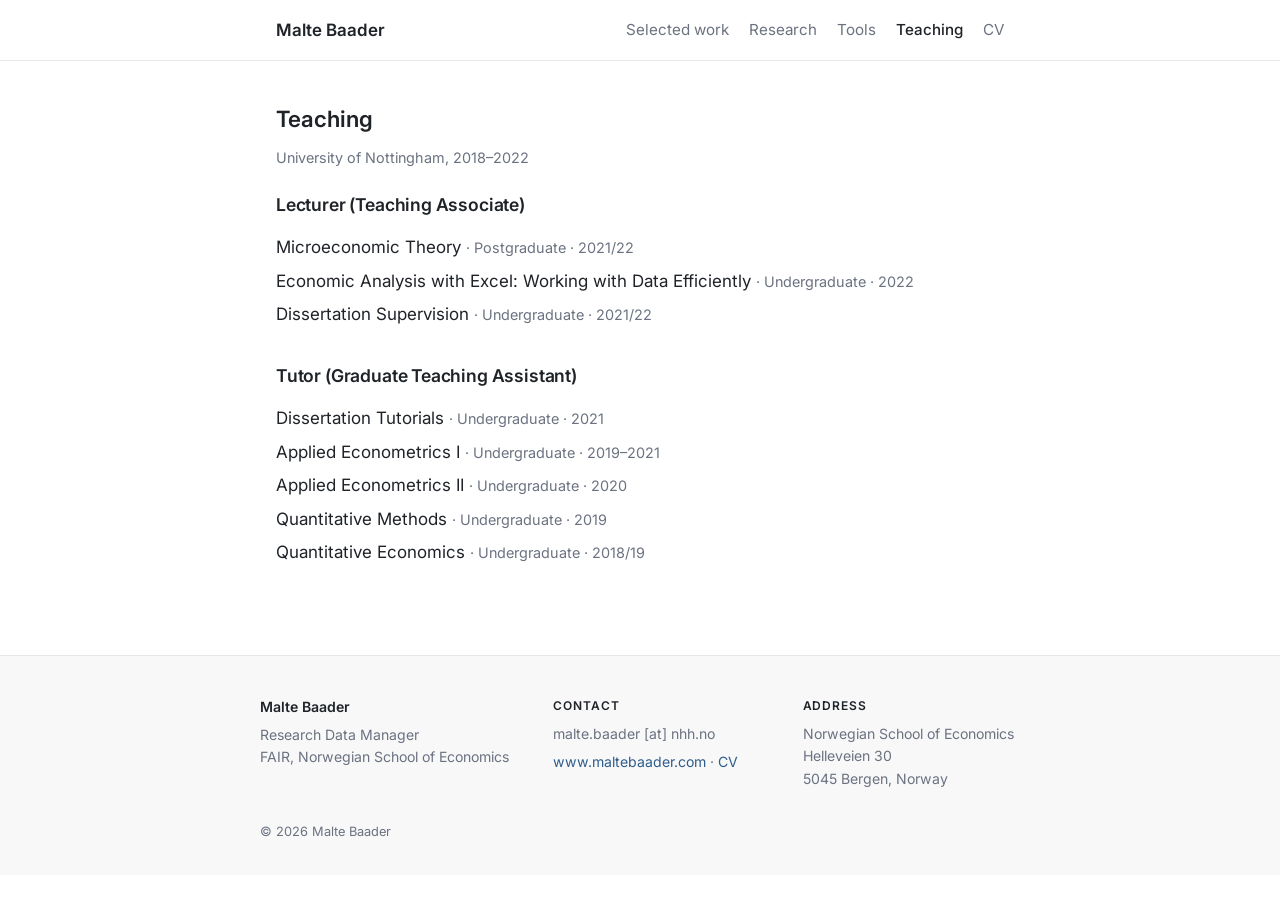
<file: teaching.html>
<!doctype html>
<html lang="en">
<head>
  <meta charset="utf-8">
  <meta name="viewport" content="width=device-width, initial-scale=1">
  <title>Teaching · Malte Baader</title>
  <meta name="description" content="Malte Baader: behavioural and experimental economist, Research Data Manager at FAIR, NHH Norwegian School of Economics.">
  <link rel="preconnect" href="https://fonts.googleapis.com">
  <link rel="preconnect" href="https://fonts.gstatic.com" crossorigin>
  <link href="https://fonts.googleapis.com/css2?family=Inter:wght@400;500;600&display=swap" rel="stylesheet">
  <link rel="icon" href="favicon.svg" type="image/svg+xml">
  <link rel="stylesheet" href="style.css">
</head>
<body>
  <div class="nav-wrap">
    <header class="nav">
      <a href="index.html" class="name">Malte Baader</a>
      <nav>
        <a href="index.html#selected">Selected work</a>
        <a href="research.html">Research</a>
        <a href="tools.html">Tools</a>
        <a href="teaching.html" class="current" aria-current="page">Teaching</a>
        <a href="cv.html">CV</a>
      </nav>
    </header>
  </div>

  <main id="top">
    <section id="teaching">
      <h2>Teaching</h2>
      <p class="muted">University of Nottingham, 2018–2022</p>

      <h3>Lecturer (Teaching Associate)</h3>
      <ul class="plain">
        <li>Microeconomic Theory <span class="muted">· Postgraduate · 2021/22</span></li>
        <li>Economic Analysis with Excel: Working with Data Efficiently <span class="muted">· Undergraduate · 2022</span></li>
        <li>Dissertation Supervision <span class="muted">· Undergraduate · 2021/22</span></li>
      </ul>

      <h3>Tutor (Graduate Teaching Assistant)</h3>
      <ul class="plain">
        <li>Dissertation Tutorials <span class="muted">· Undergraduate · 2021</span></li>
        <li>Applied Econometrics I <span class="muted">· Undergraduate · 2019–2021</span></li>
        <li>Applied Econometrics II <span class="muted">· Undergraduate · 2020</span></li>
        <li>Quantitative Methods <span class="muted">· Undergraduate · 2019</span></li>
        <li>Quantitative Economics <span class="muted">· Undergraduate · 2018/19</span></li>
      </ul>
    </section>
  </main>

  <footer class="site-footer">
    <div class="footer-grid">
      <div>
        <p class="footer-name">Malte Baader</p>
        <p>Research Data Manager<br>FAIR, Norwegian School of Economics</p>
      </div>
      <div>
        <p class="footer-label">Contact</p>
        <p>malte.baader [at] nhh.no</p>
        <p><a href="https://www.maltebaader.com">www.maltebaader.com</a> · <a href="cv.html">CV</a></p>
      </div>
      <div>
        <p class="footer-label">Address</p>
        <p>Norwegian School of Economics<br>Helleveien 30<br>5045 Bergen, Norway</p>
      </div>
    </div>
    <p class="footer-copy">© 2026 Malte Baader</p>
  </footer>
</body>
</html>
</file>
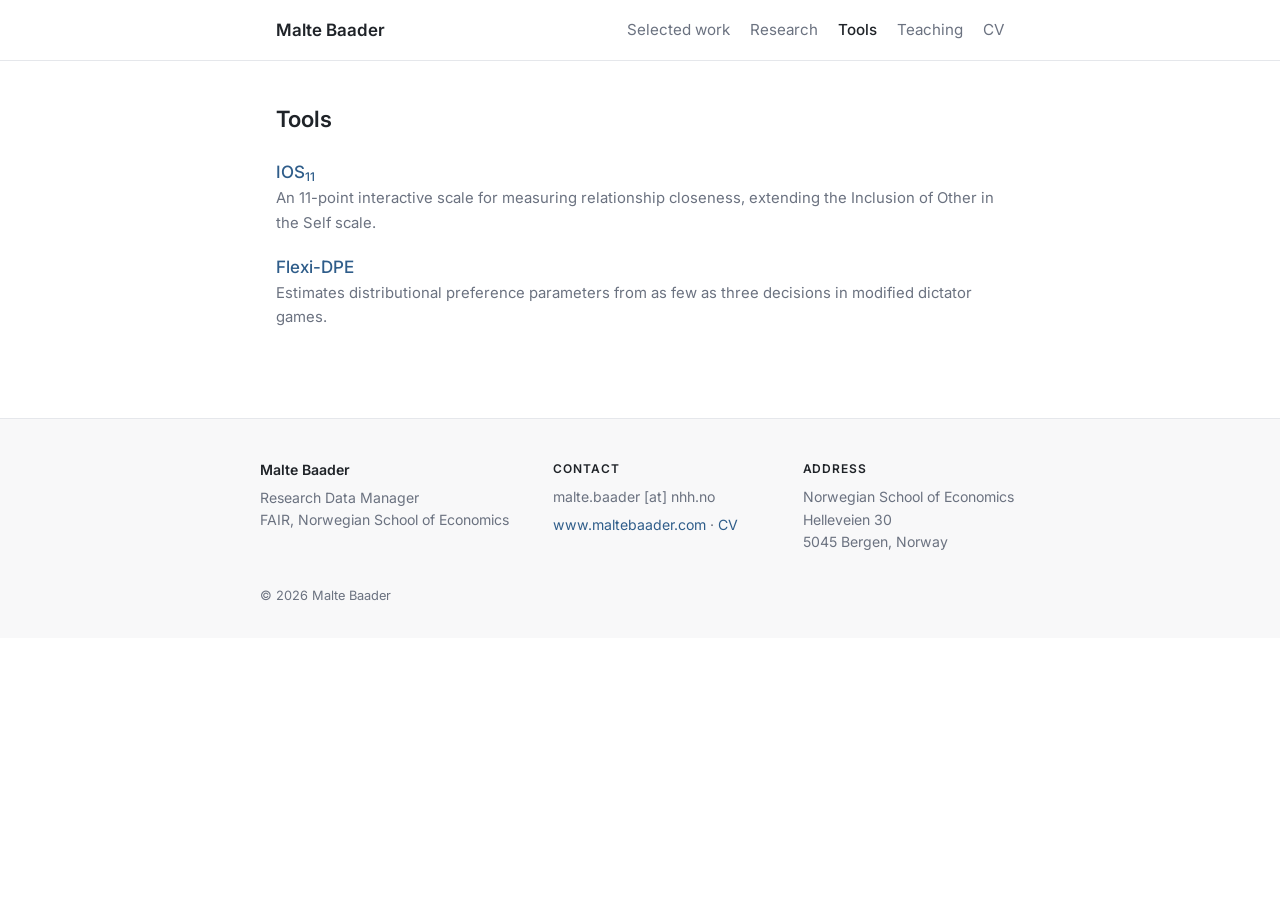
<file: tools.html>
<!doctype html>
<html lang="en">
<head>
  <meta charset="utf-8">
  <meta name="viewport" content="width=device-width, initial-scale=1">
  <title>Tools · Malte Baader</title>
  <meta name="description" content="Malte Baader: behavioural and experimental economist, Research Data Manager at FAIR, NHH Norwegian School of Economics.">
  <link rel="preconnect" href="https://fonts.googleapis.com">
  <link rel="preconnect" href="https://fonts.gstatic.com" crossorigin>
  <link href="https://fonts.googleapis.com/css2?family=Inter:wght@400;500;600&display=swap" rel="stylesheet">
  <link rel="icon" href="favicon.svg" type="image/svg+xml">
  <link rel="stylesheet" href="style.css">
</head>
<body>
  <div class="nav-wrap">
    <header class="nav">
      <a href="index.html" class="name">Malte Baader</a>
      <nav>
        <a href="index.html#selected">Selected work</a>
        <a href="research.html">Research</a>
        <a href="tools.html" class="current" aria-current="page">Tools</a>
        <a href="teaching.html">Teaching</a>
        <a href="cv.html">CV</a>
      </nav>
    </header>
  </div>

  <main id="top">
    <section id="tools">
      <h2>Tools</h2>
      <ul class="papers">
        <li>
          <a href="tools/ios11.html">IOS<sub>11</sub></a>
          <span>An 11-point interactive scale for measuring relationship closeness, extending the Inclusion of Other in the Self scale.</span>
        </li>
        <li>
          <a href="tools/flexidpe.html">Flexi-DPE</a>
          <span>Estimates distributional preference parameters from as few as three decisions in modified dictator games.</span>
        </li>
      </ul>
    </section>
  </main>

  <footer class="site-footer">
    <div class="footer-grid">
      <div>
        <p class="footer-name">Malte Baader</p>
        <p>Research Data Manager<br>FAIR, Norwegian School of Economics</p>
      </div>
      <div>
        <p class="footer-label">Contact</p>
        <p>malte.baader [at] nhh.no</p>
        <p><a href="https://www.maltebaader.com">www.maltebaader.com</a> · <a href="cv.html">CV</a></p>
      </div>
      <div>
        <p class="footer-label">Address</p>
        <p>Norwegian School of Economics<br>Helleveien 30<br>5045 Bergen, Norway</p>
      </div>
    </div>
    <p class="footer-copy">© 2026 Malte Baader</p>
  </footer>
</body>
</html>
</file>
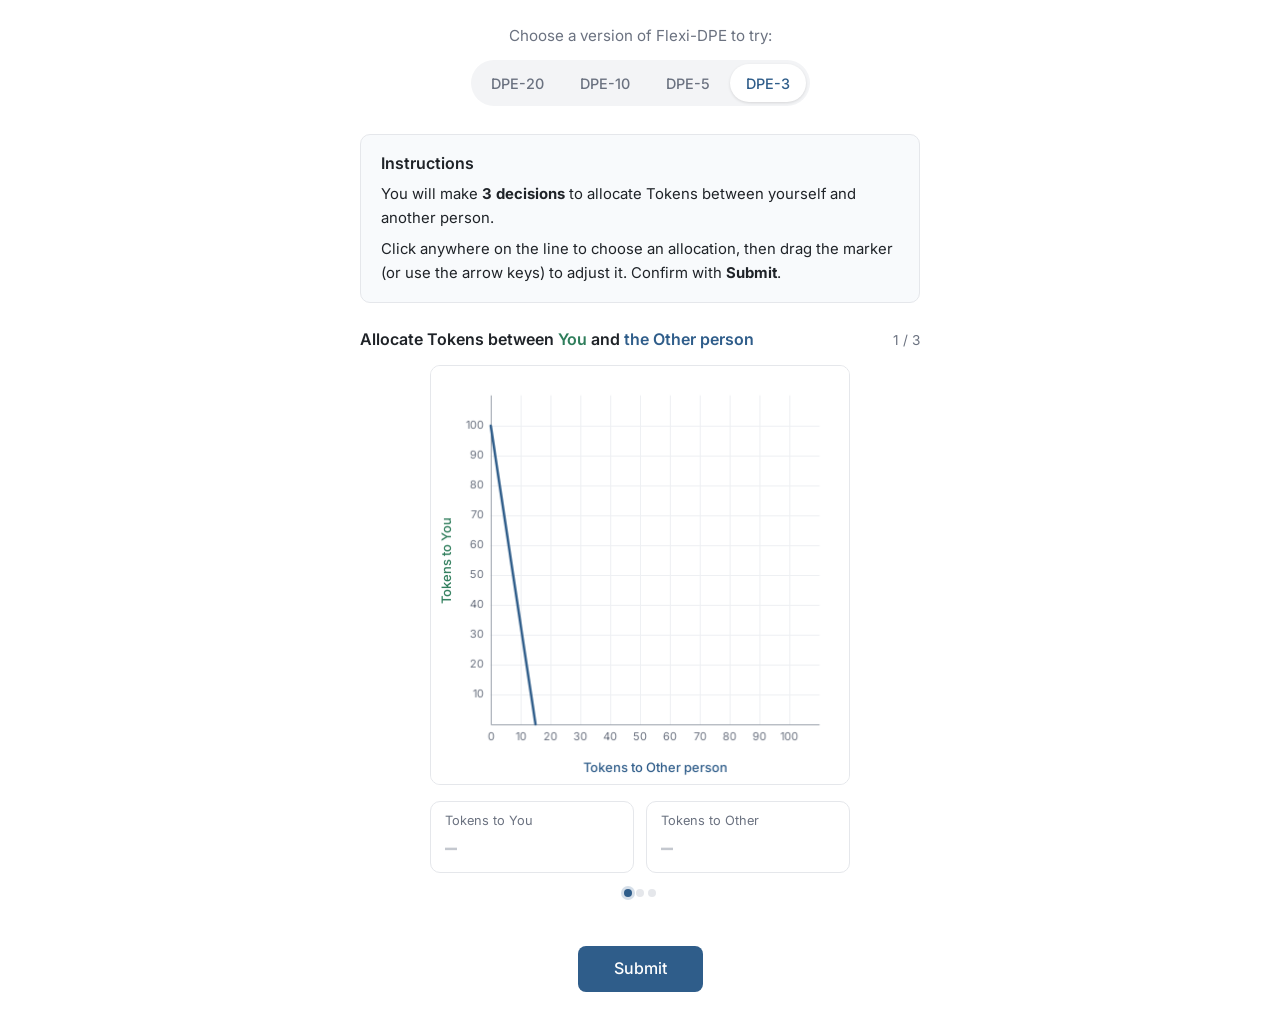
<file: tools/flexidpe-task.html>
<!DOCTYPE html>
<html lang="en">
<head>
<meta charset="utf-8">
<meta name="robots" content="noindex">
<title>Flexi-DPE task</title>
<meta name="viewport" content="width=device-width, initial-scale=1">
<link rel="preconnect" href="https://fonts.googleapis.com">
<link rel="preconnect" href="https://fonts.gstatic.com" crossorigin>
<link href="https://fonts.googleapis.com/css2?family=Inter:wght@400;500;600&display=swap" rel="stylesheet">
<style>
  :root {
    --text: #1f2328;
    --muted: #6b7280;
    --border: #e5e7eb;
    --accent: #2f5d8a;
    --you: #2e7d5b;
    --other: #2f5d8a;
    --marker: #d9480f;
  }

  * { box-sizing: border-box; }

  body {
    font-family: "Inter", system-ui, sans-serif;
    font-size: 16px;
    line-height: 1.6;
    margin: 0;
    padding: 24px 16px 32px;
    color: var(--text);
    background: #fff;
  }

  .wrap { max-width: 560px; margin: 0 auto; }

  /* Version picker */
  .versions { text-align: center; }
  .versions p { margin: 0 0 0.75rem; color: var(--muted); font-size: 0.95rem; }
  .segmented {
    display: inline-flex; padding: 4px; gap: 4px;
    background: #f3f4f6; border-radius: 999px;
  }
  .segmented button {
    font: inherit; font-size: 0.9rem; font-weight: 500;
    padding: 0.45rem 1rem; border: 0; border-radius: 999px;
    background: transparent; color: var(--muted); cursor: pointer;
    transition: background 0.15s, color 0.15s, box-shadow 0.15s;
  }
  .segmented button:hover { color: var(--text); }
  .segmented button.active {
    background: #fff; color: var(--accent);
    box-shadow: 0 1px 3px rgba(0, 0, 0, 0.12);
  }

  /* Instructions */
  #instructions {
    margin: 1.75rem 0 1.5rem; padding: 1rem 1.25rem;
    background: #f8fafc; border: 1px solid var(--border); border-radius: 10px;
    font-size: 0.93rem;
  }
  #instructions h2 { margin: 0 0 0.4rem; font-size: 1rem; font-weight: 600; }
  #instructions p { margin: 0; }
  #instructions p + p { margin-top: 0.5rem; }

  /* Task */
  .task-head { display: flex; justify-content: space-between; align-items: baseline; gap: 1rem; margin-bottom: 0.75rem; }
  .task-head h3 { margin: 0; font-size: 1rem; font-weight: 600; }
  .progress { display: flex; gap: 4px; flex-wrap: wrap; justify-content: flex-end; }
  .progress span { width: 8px; height: 8px; border-radius: 50%; background: var(--border); }
  .progress span.done { background: var(--accent); }
  .progress span.current { background: var(--accent); box-shadow: 0 0 0 3px rgba(47, 93, 138, 0.2); }
  .counter { color: var(--muted); font-size: 0.85rem; white-space: nowrap; }

  canvas {
    display: block; margin: 0 auto;
    width: 100%; max-width: 420px; height: auto; aspect-ratio: 1;
    border: 1px solid var(--border); border-radius: 10px;
    cursor: crosshair;
    touch-action: none; /* let pointer drags work on touch screens */
  }
  canvas:focus-visible { outline: 2px solid var(--accent); outline-offset: 3px; }

  .readout { display: grid; grid-template-columns: 1fr 1fr; gap: 0.75rem; margin: 1rem auto 0; max-width: 420px; }
  .stat { border: 1px solid var(--border); border-radius: 10px; padding: 0.6rem 0.9rem; }
  .stat .label { font-size: 0.8rem; color: var(--muted); }
  .stat .value { font-size: 1.5rem; font-weight: 600; line-height: 1.3; font-variant-numeric: tabular-nums; }
  .stat.you .value { color: var(--you); }
  .stat.other .value { color: var(--other); }
  .stat .value.empty { color: #c4c8cf; }

  .actions { text-align: center; margin-top: 1.25rem; }
  #message { color: #b42318; font-size: 0.9rem; min-height: 1.4em; margin: 0 0 0.5rem; }
  .btn-primary {
    font: inherit; font-weight: 500;
    padding: 0.65rem 2.25rem; border: 0; border-radius: 8px;
    background: var(--accent); color: #fff; cursor: pointer;
    transition: filter 0.15s, transform 0.1s;
  }
  .btn-primary:hover { filter: brightness(1.1); }
  .btn-primary:active { transform: translateY(1px); }

  /* Finish */
  #finish { display: none; text-align: center; margin-top: 2rem; }
  #finish h3 { margin: 0 0 0.25rem; font-size: 1.15rem; }
  #finish p { margin: 0 0 1rem; color: var(--muted); font-size: 0.93rem; }
  #summary { border-collapse: collapse; margin: 0 auto 1.25rem; font-size: 0.9rem; font-variant-numeric: tabular-nums; }
  #summary th, #summary td { padding: 0.35rem 0.9rem; border-bottom: 1px solid var(--border); text-align: right; }
  #summary th { font-weight: 500; color: var(--muted); }
  #summary td:first-child, #summary th:first-child { text-align: left; }
  .btn-secondary {
    font: inherit; font-size: 0.9rem; font-weight: 500;
    padding: 0.5rem 1.25rem; border: 1px solid var(--border); border-radius: 8px;
    background: #fff; color: var(--text); cursor: pointer;
  }
  .btn-secondary:hover { border-color: var(--accent); color: var(--accent); }
</style>
</head>
<body>
<div class="wrap">

  <div class="versions">
    <p>Choose a version of Flexi-DPE to try:</p>
    <div class="segmented" role="group" aria-label="Number of decisions">
      <button type="button" data-rounds="20">DPE-20</button>
      <button type="button" data-rounds="10">DPE-10</button>
      <button type="button" data-rounds="5">DPE-5</button>
      <button type="button" data-rounds="3" class="active">DPE-3</button>
    </div>
  </div>

  <div id="instructions">
    <h2>Instructions</h2>
    <p>You will make <b><span id="decisionsCount">3</span> decisions</b> to allocate Tokens between yourself and another person.</p>
    <p>Click anywhere on the line to choose an allocation, then drag the marker (or use the arrow keys) to adjust it. Confirm with <b>Submit</b>.</p>
  </div>

  <div id="task">
    <div class="task-head">
      <h3>Allocate Tokens between <span style="color:var(--you)">You</span> and <span style="color:var(--other)">the Other person</span></h3>
      <span class="counter"><span id="period">1</span> / <span id="periodTotal">3</span></span>
    </div>

    <canvas id="screen" tabindex="0"
            aria-label="Allocation screen. Click or drag on the line, or use the arrow keys, to choose an allocation."></canvas>

    <div class="readout" aria-live="polite">
      <div class="stat you"><div class="label">Tokens to You</div><div class="value empty" id="toYou">–</div></div>
      <div class="stat other"><div class="label">Tokens to Other</div><div class="value empty" id="toOther">–</div></div>
    </div>

    <div class="progress" id="progress" aria-hidden="true" style="justify-content:center;margin-top:1rem"></div>

    <div class="actions">
      <p id="message" role="status"></p>
      <button type="button" class="btn-primary" id="submit">Submit</button>
    </div>
  </div>

  <div id="finish">
    <h3>You have finished the decisions.</h3>
    <p>Here is what you chose:</p>
    <table id="summary">
      <thead><tr><th>Decision</th><th>Max to You</th><th>Max to Other</th><th>You</th><th>Other</th></tr></thead>
      <tbody></tbody>
    </table>
    <button type="button" class="btn-secondary" id="again">Try again</button>
  </div>

</div>

<script>
(function () {
  // Budget sets: maximum Tokens to You (qy) and to the Other person (qx).
  var BUDGETS = {
    20: { qy: [100,100,100,100,100,100,100,100,100,100,84,58,41,30,22,17,14,12,11,10],
          qx: [10,11,12,14,17,22,30,41,58,84,100,100,100,100,100,100,100,100,100,100] },
    10: { qy: [100,100,100,100,100,70,35,20,13,10],
          qx: [10,13,20,35,70,100,100,100,100,100] },
    5:  { qy: [100,100,50,26,12],
          qx: [12,26,50,100,100] },
    3:  { qy: [100,50,15],
          qx: [15,50,100] }
  };

  // Screen geometry in logical pixels: 420 x 420, origin at (60, 360), 3 px per Token.
  var SIZE = 420, ORIGIN_X = 60, ORIGIN_Y = 360, SCALE = 3, MARKER_R = 7;
  var COLORS = {
    grid: "#eef0f3", axis: "#9aa1ab", tick: "#6b7280",
    you: "#2e7d5b", other: "#2f5d8a", line: "#2f5d8a", marker: "#d9480f"
  };
  var FONT = '"Inter", system-ui, sans-serif';

  var canvas = document.getElementById("screen");
  var ctx = canvas.getContext("2d");

  var rounds, period, order, qx, qy;
  var t = null;          // position on the budget line: 0 = all to You, 1 = all to Other
  var dragging = false;
  var hover = false;

  // Results, kept for anyone integrating the task into an experiment.
  var results = { you: [], other: [], qx: [], qy: [] };
  window.flexiDPEResults = results;

  // Sharp rendering on high-DPI screens; drawing code keeps using 420 x 420 logical pixels.
  function setupCanvas() {
    var dpr = window.devicePixelRatio || 1;
    canvas.width = SIZE * dpr;
    canvas.height = SIZE * dpr;
    ctx.setTransform(dpr, 0, 0, dpr, 0, 0);
  }

  function shuffledOrder(n) {
    var a = [];
    for (var i = 0; i < n; i++) a.push(i);
    for (var j = n - 1; j > 0; j--) {
      var k = Math.floor(Math.random() * (j + 1));
      var tmp = a[j]; a[j] = a[k]; a[k] = tmp;
    }
    return a;
  }

  // End points of the budget line: A = (0 to Other, qy to You), B = (qx to Other, 0 to You).
  function lineA() { return { x: ORIGIN_X, y: ORIGIN_Y - SCALE * qy }; }
  function lineB() { return { x: ORIGIN_X + SCALE * qx, y: ORIGIN_Y }; }

  function pointAt(tt) {
    var a = lineA(), b = lineB();
    return { x: a.x + tt * (b.x - a.x), y: a.y + tt * (b.y - a.y) };
  }

  // Closest point on the budget line to (px, py), so dragging works in both x and y.
  function project(px, py) {
    var a = lineA(), b = lineB();
    var dx = b.x - a.x, dy = b.y - a.y;
    var tt = ((px - a.x) * dx + (py - a.y) * dy) / (dx * dx + dy * dy);
    return Math.max(0, Math.min(1, tt));
  }

  function allocation() {
    var p = pointAt(t);
    return { you: (ORIGIN_Y - p.y) / SCALE, other: (p.x - ORIGIN_X) / SCALE };
  }

  function draw() {
    ctx.clearRect(0, 0, SIZE, SIZE);
    ctx.fillStyle = "#fff";
    ctx.fillRect(0, 0, SIZE, SIZE);

    // Grid every 10 Tokens
    ctx.strokeStyle = COLORS.grid;
    ctx.lineWidth = 1;
    ctx.beginPath();
    for (var g = 1; g <= 10; g++) {
      var gx = ORIGIN_X + g * 30 + 0.5, gy = ORIGIN_Y - g * 30 + 0.5;
      ctx.moveTo(gx, ORIGIN_Y); ctx.lineTo(gx, 30);
      ctx.moveTo(ORIGIN_X, gy); ctx.lineTo(390, gy);
    }
    ctx.stroke();

    // Axes
    ctx.strokeStyle = COLORS.axis;
    ctx.beginPath();
    ctx.moveTo(ORIGIN_X + 0.5, 30); ctx.lineTo(ORIGIN_X + 0.5, ORIGIN_Y + 0.5); ctx.lineTo(390, ORIGIN_Y + 0.5);
    ctx.stroke();

    // Tick labels
    ctx.font = "11px " + FONT;
    ctx.fillStyle = COLORS.tick;
    ctx.textAlign = "center";
    ctx.textBaseline = "top";
    for (var i = 0; i <= 10; i++) ctx.fillText(i * 10, ORIGIN_X + i * 30, ORIGIN_Y + 7);
    ctx.textAlign = "right";
    ctx.textBaseline = "middle";
    for (var j = 1; j <= 10; j++) ctx.fillText(j * 10, ORIGIN_X - 7, ORIGIN_Y - j * 30);

    // Axis labels
    ctx.font = "500 13px " + FONT;
    ctx.textAlign = "center";
    ctx.textBaseline = "alphabetic";
    ctx.fillStyle = COLORS.other;
    ctx.fillText("Tokens to Other person", ORIGIN_X + 165, 408);
    ctx.save();
    ctx.translate(20, ORIGIN_Y - 165);
    ctx.rotate(-Math.PI / 2);
    ctx.fillStyle = COLORS.you;
    ctx.fillText("Tokens to You", 0, 0);
    ctx.restore();

    // Budget line
    var a = lineA(), b = lineB();
    ctx.strokeStyle = COLORS.line;
    ctx.lineWidth = hover || dragging ? 3.5 : 2.5;
    ctx.lineCap = "round";
    ctx.beginPath();
    ctx.moveTo(a.x, a.y); ctx.lineTo(b.x, b.y);
    ctx.stroke();

    // Chosen allocation: dashed guides to both axes plus a marker
    if (t !== null) {
      var p = pointAt(t);
      ctx.setLineDash([4, 4]);
      ctx.lineWidth = 1;
      ctx.strokeStyle = COLORS.you;
      ctx.beginPath(); ctx.moveTo(ORIGIN_X, p.y); ctx.lineTo(p.x, p.y); ctx.stroke();
      ctx.strokeStyle = COLORS.other;
      ctx.beginPath(); ctx.moveTo(p.x, p.y); ctx.lineTo(p.x, ORIGIN_Y); ctx.stroke();
      ctx.setLineDash([]);

      ctx.beginPath();
      ctx.arc(p.x, p.y, MARKER_R + (dragging ? 2 : 0), 0, 2 * Math.PI);
      ctx.fillStyle = COLORS.marker;
      ctx.shadowColor = "rgba(0, 0, 0, 0.25)";
      ctx.shadowBlur = 4;
      ctx.fill();
      ctx.shadowBlur = 0;
      ctx.lineWidth = 2.5;
      ctx.strokeStyle = "#fff";
      ctx.stroke();
    }
  }

  function showAllocation() {
    var you = document.getElementById("toYou"), other = document.getElementById("toOther");
    if (t === null) {
      you.textContent = other.textContent = "–";
      you.classList.add("empty"); other.classList.add("empty");
      return;
    }
    var al = allocation();
    you.textContent = al.you.toFixed(1);
    other.textContent = al.other.toFixed(1);
    you.classList.remove("empty"); other.classList.remove("empty");
  }

  function showProgress() {
    var el = document.getElementById("progress");
    el.innerHTML = "";
    for (var i = 1; i <= rounds; i++) {
      var dot = document.createElement("span");
      if (i < period) dot.className = "done";
      if (i === period) dot.className = "current";
      el.appendChild(dot);
    }
  }

  function setT(tt) {
    t = tt;
    document.getElementById("message").textContent = "";
    showAllocation();
    draw();
  }

  // Convert a pointer event to logical canvas pixels (works when scaled or scrolled).
  function toCanvas(e) {
    var r = canvas.getBoundingClientRect();
    return { x: (e.clientX - r.left) * (SIZE / r.width), y: (e.clientY - r.top) * (SIZE / r.height) };
  }

  canvas.addEventListener("pointerdown", function (e) {
    dragging = true;
    canvas.setPointerCapture(e.pointerId);
    var p = toCanvas(e);
    setT(project(p.x, p.y));
    e.preventDefault();
  });
  canvas.addEventListener("pointermove", function (e) {
    if (dragging) {
      var p = toCanvas(e);
      setT(project(p.x, p.y));
    }
  });
  function stopDrag() { dragging = false; draw(); }
  canvas.addEventListener("pointerup", stopDrag);
  canvas.addEventListener("pointercancel", stopDrag);
  canvas.addEventListener("pointerenter", function () { hover = true; draw(); });
  canvas.addEventListener("pointerleave", function () { hover = false; draw(); });

  // Arrow keys move the marker along the line in steps of 0.1 Token to the Other person.
  canvas.addEventListener("keydown", function (e) {
    var dir = 0;
    if (e.key === "ArrowLeft" || e.key === "ArrowUp") dir = -1;
    if (e.key === "ArrowRight" || e.key === "ArrowDown") dir = 1;
    if (!dir) return;
    e.preventDefault();
    var step = 0.1 / qx;
    setT(Math.max(0, Math.min(1, (t === null ? 0.5 : t) + dir * step)));
  });

  function loadDecision() {
    var idx = order[period - 1];
    qx = BUDGETS[rounds].qx[idx];
    qy = BUDGETS[rounds].qy[idx];
    t = null;
    document.getElementById("period").textContent = period;
    showAllocation();
    showProgress();
    draw();
  }

  function start(n) {
    rounds = n;
    period = 1;
    order = shuffledOrder(n);
    results.you = []; results.other = []; results.qx = []; results.qy = [];
    document.getElementById("decisionsCount").textContent = n;
    document.getElementById("periodTotal").textContent = n;
    document.getElementById("instructions").style.display = "block";
    document.getElementById("task").style.display = "block";
    document.getElementById("finish").style.display = "none";
    document.getElementById("message").textContent = "";
    document.querySelectorAll(".segmented button").forEach(function (b) {
      b.classList.toggle("active", +b.dataset.rounds === n);
    });
    loadDecision();
  }

  function finish() {
    var body = document.querySelector("#summary tbody");
    body.innerHTML = "";
    for (var i = 0; i < results.you.length; i++) {
      var tr = document.createElement("tr");
      [i + 1, results.qy[i], results.qx[i], results.you[i].toFixed(1), results.other[i].toFixed(1)].forEach(function (v) {
        var td = document.createElement("td");
        td.textContent = v;
        tr.appendChild(td);
      });
      body.appendChild(tr);
    }
    document.getElementById("instructions").style.display = "none";
    document.getElementById("task").style.display = "none";
    document.getElementById("finish").style.display = "block";
  }

  document.getElementById("submit").addEventListener("click", function () {
    if (t === null) {
      document.getElementById("message").textContent = "You have not yet decided!";
      return;
    }
    var al = allocation();
    results.you.push(al.you);
    results.other.push(al.other);
    results.qx.push(qx);
    results.qy.push(qy);

    if (period < rounds) {
      period++;
      loadDecision();
    } else {
      finish();
    }
  });

  document.getElementById("again").addEventListener("click", function () { start(rounds); });
  document.querySelectorAll(".segmented button").forEach(function (b) {
    b.addEventListener("click", function () { start(+b.dataset.rounds); });
  });

  setupCanvas();
  start(3);
  // Redraw once Inter has loaded so the canvas labels use it too.
  if (document.fonts && document.fonts.ready) document.fonts.ready.then(draw);

  // Tell the embedding page how tall the task is, so its frame never needs to scroll.
  function reportHeight() {
    if (window.parent === window) return;
    var h = Math.ceil(document.documentElement.getBoundingClientRect().height);
    window.parent.postMessage({ type: "flexidpe-height", height: h }, "*");
  }
  if (window.ResizeObserver) new ResizeObserver(reportHeight).observe(document.documentElement);
  window.addEventListener("load", reportHeight);
  reportHeight();
})();
</script>
</body>
</html>
</file>
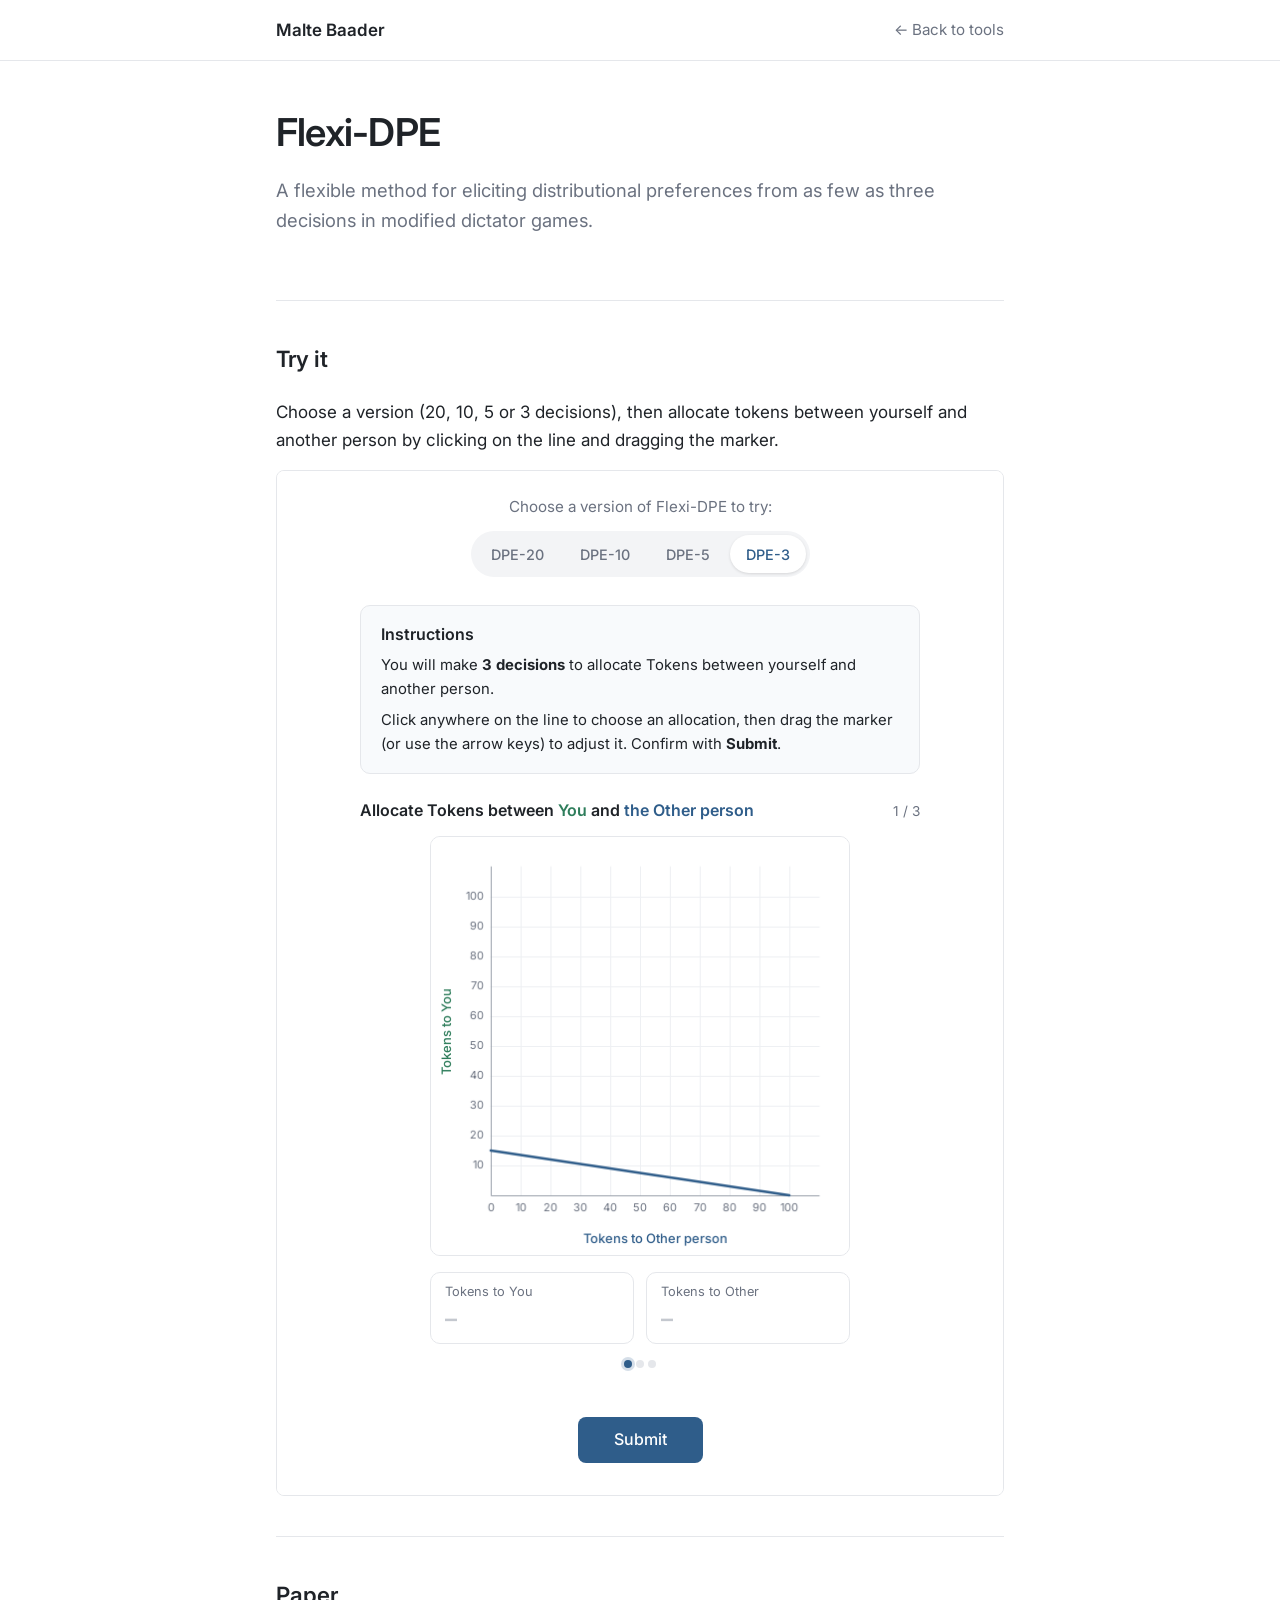
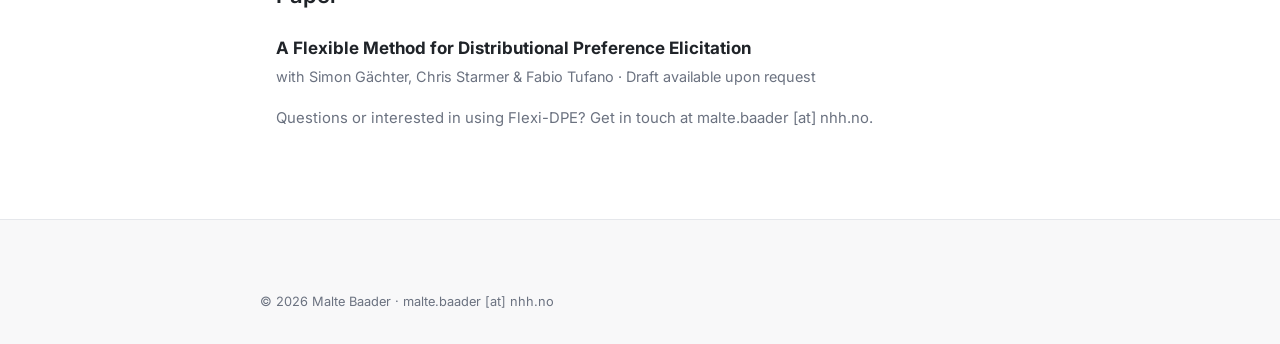
<file: tools/flexidpe.html>
<!doctype html>
<html lang="en">
<head>
  <meta charset="utf-8">
  <meta name="viewport" content="width=device-width, initial-scale=1">
  <meta name="robots" content="noindex">
  <title>Flexi-DPE · Malte Baader</title>
  <link rel="preconnect" href="https://fonts.googleapis.com">
  <link rel="preconnect" href="https://fonts.gstatic.com" crossorigin>
  <link href="https://fonts.googleapis.com/css2?family=Inter:wght@400;500;600&display=swap" rel="stylesheet">
  <link rel="icon" href="../favicon.svg" type="image/svg+xml">
  <link rel="stylesheet" href="../style.css">
</head>
<body>
  <div class="nav-wrap">
    <header class="nav">
      <a href="../index.html" class="name">Malte Baader</a>
      <nav><a href="../tools.html">← Back to tools</a></nav>
    </header>
  </div>

  <main class="tool-page">
    <section class="intro">
      <h1>Flexi-DPE</h1>
      <p class="lead">A flexible method for eliciting distributional preferences from as few as three decisions in modified dictator games.</p>
    </section>

    <section>
      <h2>Try it</h2>
      <p>Choose a version (20, 10, 5 or 3 decisions), then allocate tokens between yourself and another person by clicking on the line and dragging the marker.</p>
      <div class="tool-frame">
        <iframe id="flexidpe-frame" src="flexidpe-task.html" title="Flexi-DPE task" scrolling="no"></iframe>
      </div>
    </section>

    <section>
      <h2>Paper</h2>
      <p>
        <strong>A Flexible Method for Distributional Preference Elicitation</strong><br>
        <span class="muted">with Simon Gächter, Chris Starmer &amp; Fabio Tufano · Draft available upon request</span>
      </p>
      <p class="tool-note">Questions or interested in using Flexi-DPE? Get in touch at malte.baader [at] nhh.no.</p>
    </section>
  </main>

  <footer class="site-footer">
    <p class="footer-copy">© 2026 Malte Baader · malte.baader [at] nhh.no</p>
  </footer>
  <script>
    // Size the task frame to its content (the task posts its height whenever it changes).
    window.addEventListener("message", function (e) {
      var frame = document.getElementById("flexidpe-frame");
      if (!frame || e.source !== frame.contentWindow) return;
      if (e.data && e.data.type === "flexidpe-height" && e.data.height > 0) {
        frame.style.height = e.data.height + "px";
      }
    });
  </script>
</body>
</html>
</file>
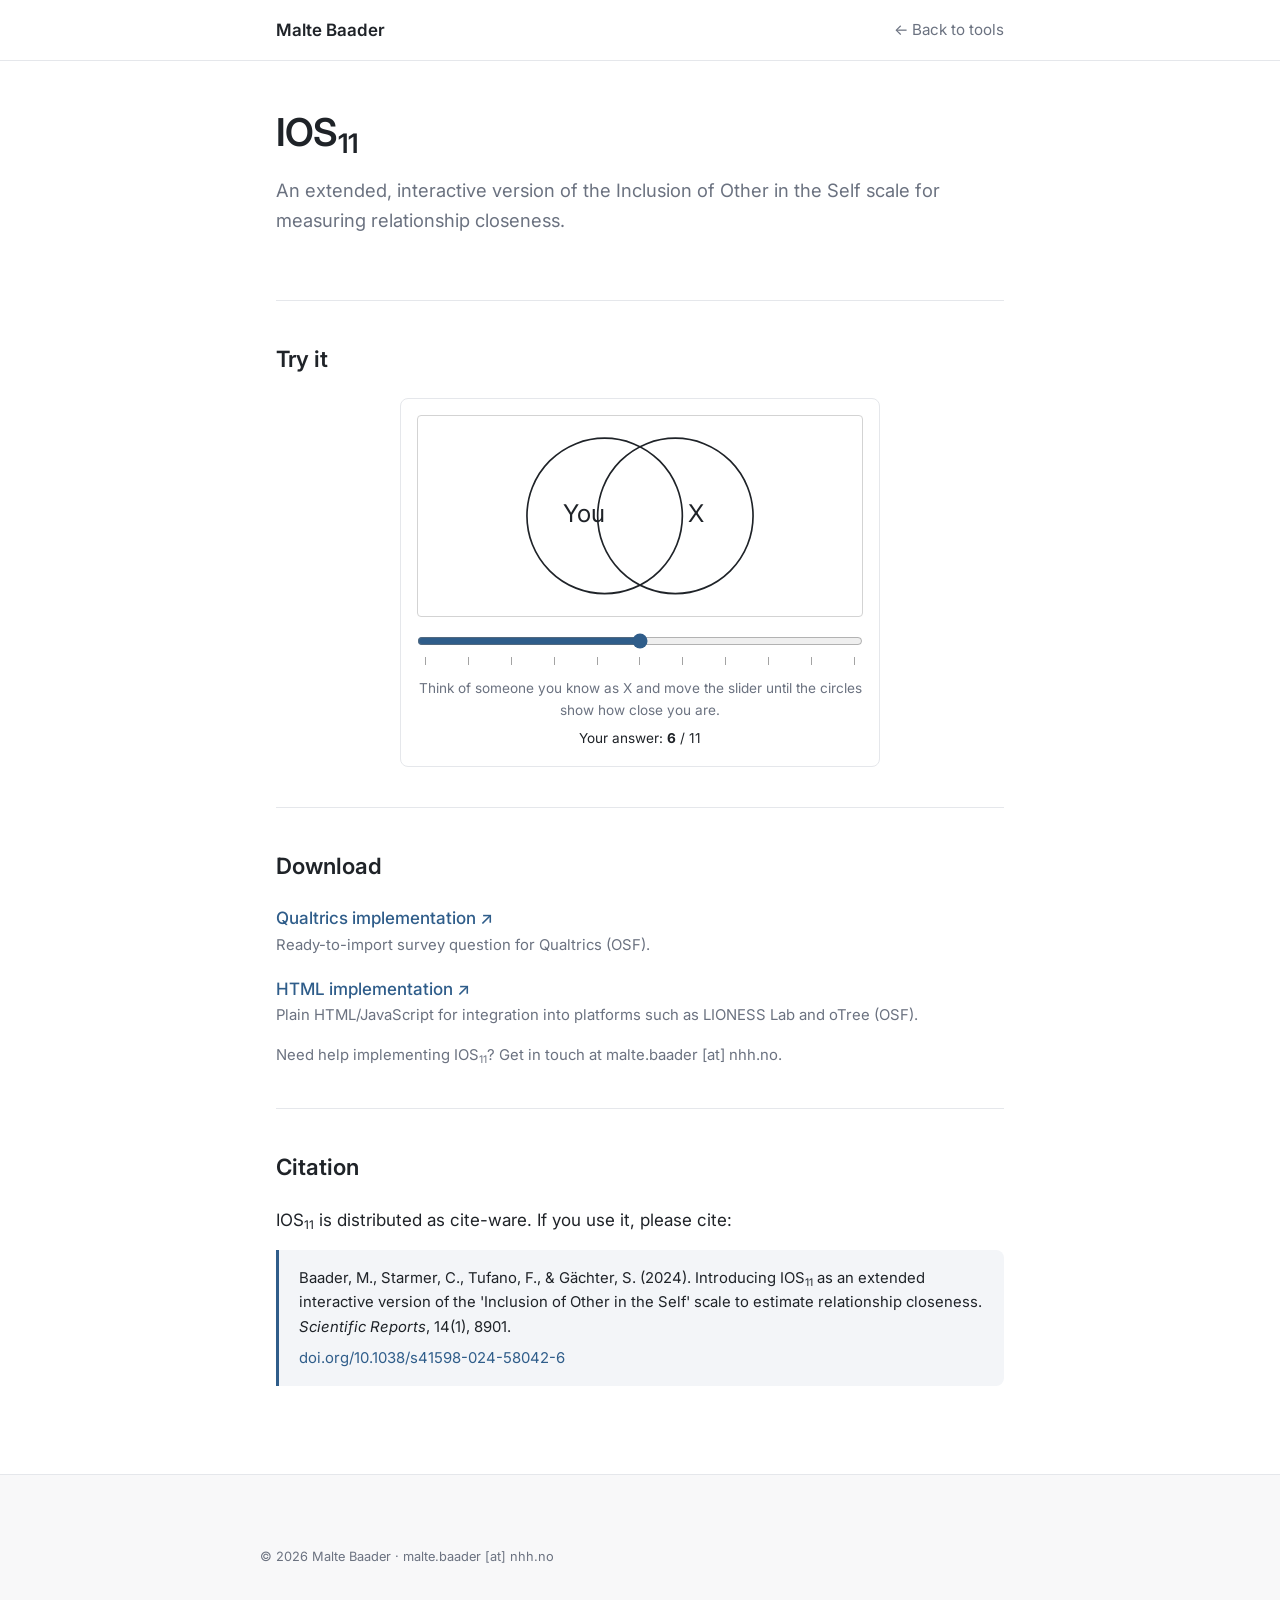
<file: tools/ios11.html>
<!doctype html>
<html lang="en">
<head>
  <meta charset="utf-8">
  <meta name="viewport" content="width=device-width, initial-scale=1">
  <meta name="robots" content="noindex">
  <title>IOS₁₁ · Malte Baader</title>
  <link rel="preconnect" href="https://fonts.googleapis.com">
  <link rel="preconnect" href="https://fonts.gstatic.com" crossorigin>
  <link href="https://fonts.googleapis.com/css2?family=Inter:wght@400;500;600&display=swap" rel="stylesheet">
  <link rel="icon" href="../favicon.svg" type="image/svg+xml">
  <link rel="stylesheet" href="../style.css">
</head>
<body>
  <div class="nav-wrap">
    <header class="nav">
      <a href="../index.html" class="name">Malte Baader</a>
      <nav><a href="../tools.html">← Back to tools</a></nav>
    </header>
  </div>

  <main class="tool-page">
    <section class="intro">
      <h1>IOS<sub>11</sub></h1>
      <p class="lead">An extended, interactive version of the Inclusion of Other in the Self scale for measuring relationship closeness.</p>
    </section>

    <section>
      <h2>Try it</h2>
      <figure class="ios-tool feature-figure">
        <svg id="ios-screen" viewBox="0 0 400 180" role="img" aria-label="Two circles labelled You and X; their overlap follows the slider">
          <circle id="ios-c1" cy="90" r="70"/>
          <circle id="ios-c2" cy="90" r="70"/>
          <text id="ios-you" y="90">You</text>
          <text id="ios-x" y="90">X</text>
        </svg>
        <input id="ios-slider" type="range" min="1" max="11" step="1" value="6" aria-label="Relationship closeness, 1 to 11">
        <div class="ios-ticks" aria-hidden="true"><span></span><span></span><span></span><span></span><span></span><span></span><span></span><span></span><span></span><span></span><span></span></div>
        <figcaption>Think of someone you know as X and move the slider until the circles show how close you are. <span class="ios-value">Your answer: <strong id="ios-out">6</strong> / 11</span></figcaption>
      </figure>
    </section>

    <section>
      <h2>Download</h2>
      <ul class="papers">
        <li>
          <a href="https://osf.io/72hkm" target="_blank" rel="noopener">Qualtrics implementation ↗</a>
          <span>Ready-to-import survey question for Qualtrics (OSF).</span>
        </li>
        <li>
          <a href="https://osf.io/mkx5q" target="_blank" rel="noopener">HTML implementation ↗</a>
          <span>Plain HTML/JavaScript for integration into platforms such as LIONESS Lab and oTree (OSF).</span>
        </li>
      </ul>
      <p class="tool-note">Need help implementing IOS<sub>11</sub>? Get in touch at malte.baader [at] nhh.no.</p>
    </section>

    <section>
      <h2>Citation</h2>
      <p>IOS<sub>11</sub> is distributed as cite-ware. If you use it, please cite:</p>
      <blockquote class="citation">
        Baader, M., Starmer, C., Tufano, F., &amp; Gächter, S. (2024). Introducing IOS<sub>11</sub> as an extended interactive version of the 'Inclusion of Other in the Self' scale to estimate relationship closeness. <em>Scientific Reports</em>, 14(1), 8901.
        <a href="https://doi.org/10.1038/s41598-024-58042-6" target="_blank" rel="noopener">doi.org/10.1038/s41598-024-58042-6</a>
      </blockquote>
    </section>
  </main>

  <footer class="site-footer">
    <p class="footer-copy">© 2026 Malte Baader · malte.baader [at] nhh.no</p>
  </footer>
  <script src="../ios11.js"></script>
</body>
</html>
</file>
<file: style.css>
:root {
  --bg: #ffffff;
  --text: #1f2328;
  --muted: #6b7280;
  --border: #e5e7eb;
  --accent: #2f5d8a;
}
@media (prefers-color-scheme: dark) {
  :root {
    --bg: #111418;
    --text: #e6e8eb;
    --muted: #9aa1ab;
    --border: #262b33;
    --accent: #8ab4e0;
  }
}

* { box-sizing: border-box; margin: 0; padding: 0; }
html { scroll-behavior: smooth; }
body {
  font-family: "Inter", system-ui, sans-serif;
  font-size: 17px;
  line-height: 1.65;
  background: var(--bg);
  color: var(--text);
}
a { color: var(--accent); text-decoration: none; }
a:hover { text-decoration: underline; }

.nav {
  max-width: 760px; margin: 0 auto;
  display: flex; justify-content: space-between; align-items: center; flex-wrap: wrap; gap: 0.5rem;
  padding: 1.5rem 1rem;
}
.nav .name { color: var(--text); font-weight: 600; }
.nav nav { display: flex; gap: 1.25rem; font-size: 0.95rem; }
.nav nav a { color: var(--muted); }
.nav nav a:hover { color: var(--text); text-decoration: none; }

main { max-width: 760px; margin: 0 auto; padding: 0 1rem; }
section { padding: 2.5rem 0; border-top: 1px solid var(--border); }
section.intro { border-top: none; padding-top: 3rem; }

h1 { font-size: 2.4rem; font-weight: 600; letter-spacing: -0.02em; line-height: 1.2; }
.lead { color: var(--muted); font-size: 1.15rem; margin: 0.25rem 0 1.5rem; }
.intro p + p { margin-top: 1rem; }
.links { display: flex; gap: 1.25rem; font-weight: 500; }

h2 { font-size: 1.4rem; font-weight: 600; margin-bottom: 1.25rem; }
h3 {
  font-size: 0.8rem; font-weight: 600; text-transform: uppercase; letter-spacing: 0.08em;
  color: var(--muted); margin: 1.75rem 0 0.75rem;
}
h2 + h3 { margin-top: 0; }

.papers { list-style: none; display: flex; flex-direction: column; gap: 1.1rem; }
.papers li { display: flex; flex-direction: column; }
.papers a, .papers strong { font-weight: 500; }
.papers span { color: var(--muted); font-size: 0.93rem; }
.papers .venue { font-size: 0.88rem; }

.plain { list-style: none; display: flex; flex-direction: column; gap: 0.35rem; }
.muted { color: var(--muted); font-size: 0.9rem; }
#teaching > .muted { margin: -0.75rem 0 1.25rem; }

footer {
  max-width: 760px; margin: 2rem auto 0; padding: 2rem 1rem 3rem;
  border-top: 1px solid var(--border);
  color: var(--muted); font-size: 0.88rem;
}

/* Sticky menu that follows you down the page */
.nav-wrap {
  position: sticky; top: 0; z-index: 10;
  background: color-mix(in srgb, var(--bg) 88%, transparent);
  backdrop-filter: blur(8px);
  border-bottom: 1px solid var(--border);
}
.nav { padding: 1rem; }
section { scroll-margin-top: 4rem; }

/* Intro with photo */
.intro-grid { display: grid; grid-template-columns: 1fr 180px; gap: 2.5rem; align-items: start; }
.photo {
  width: 180px; height: 180px; object-fit: cover; object-position: center 25%;
  border-radius: 50%; border: 1px solid var(--border);
}
@media (max-width: 640px) {
  .intro-grid { grid-template-columns: 1fr; gap: 1.5rem; }
  .photo { order: -1; width: 140px; height: 140px; }
}

/* Coauthor links: quiet, underlined on hover */
.papers a.co {
  font-weight: 400; color: inherit;
  text-decoration: underline; text-decoration-color: var(--border); text-underline-offset: 3px;
}
.papers a.co:hover { color: var(--accent); text-decoration-color: currentColor; }

/* Larger portrait, rounded rectangle */
.intro-grid { grid-template-columns: 1fr 240px; }
.photo {
  width: 240px; height: 300px; object-position: center 20%;
  border-radius: 8px;
}
@media (max-width: 640px) {
  .intro-grid { grid-template-columns: 1fr; }
  .photo { width: 200px; height: 250px; }
}

/* Vertically centre the photo against the intro text; name needs spacing without the subtitle */
.intro-grid { align-items: center; }
.intro h1 { margin-bottom: 1.25rem; }

/* Research: stronger subsection headings */
#research h3 {
  display: flex; align-items: center; gap: 0.6rem;
  font-size: 1.1rem; font-weight: 600; letter-spacing: -0.01em; text-transform: none;
  color: var(--text);
  margin: 2.75rem 0 1.25rem;
}
#research h2 + h3 { margin-top: 0.5rem; }
#research h3::after { content: ""; flex: 1; height: 1px; background: var(--border); }

/* Research: paper entries */
#research .papers { gap: 1.4rem; }
#research .papers li { padding-left: 1rem; border-left: 2px solid var(--border); transition: border-color 0.2s; }
#research .papers li:hover { border-left-color: var(--accent); }
#research .papers > li > a:first-child, #research .papers strong { font-size: 1.02rem; line-height: 1.45; margin-bottom: 0.2rem; }
#research .papers .venue { margin-top: 0.1rem; color: var(--text); opacity: 0.75; }

/* Selected work */
.nav nav { flex-wrap: wrap; row-gap: 0.25rem; }
.feature { padding: 0.5rem 0 2.5rem; }
.feature + .feature { border-top: 1px solid var(--border); padding-top: 2.5rem; }
.feature:last-child { padding-bottom: 0.5rem; }
h3.feature-title {
  font-size: 1.2rem; font-weight: 600; letter-spacing: -0.01em; line-height: 1.4;
  text-transform: none; color: var(--text); margin: 0 0 0.4rem;
}
.feature-title a { color: var(--text); }
.feature-title a:hover { color: var(--accent); text-decoration: none; }
.feature-meta { color: var(--muted); font-size: 0.93rem; }
.feature-meta > span:first-child { color: inherit; }
.feature-meta a.co {
  color: inherit; text-decoration: underline; text-decoration-color: var(--border); text-underline-offset: 3px;
}
.feature-meta a.co:hover { color: var(--accent); text-decoration-color: currentColor; }
.feature-meta .venue { color: var(--text); opacity: 0.75; }
.feature figure {
  margin: 1.5rem 0 1.25rem;
  background: #fff; border: 1px solid var(--border); border-radius: 8px;
  padding: 1rem;
}
.feature figure img { display: block; width: 100%; height: auto; }
.feature figure.narrow img { max-width: 420px; margin: 0 auto; }
.feature figcaption { font-size: 0.85rem; color: #6b7280; margin-top: 0.75rem; text-align: center; }
.abstract { font-size: 0.95rem; line-height: 1.7; }
.feature figure.medium img { max-width: 620px; margin: 0 auto; }

/* IOS11 interactive demo */
.ios-tool { max-width: 480px; margin-left: auto !important; margin-right: auto !important; }
#ios-screen { display: block; width: 100%; height: auto; border: 1px solid #d3d3d3; border-radius: 4px; }
#ios-screen circle { fill: none; stroke: #1f2328; stroke-width: 1.5; transition: cx 0.15s ease-out; }
#ios-screen text { font: 22px Inter, Arial, sans-serif; fill: #1f2328; text-anchor: middle; dominant-baseline: middle; transition: x 0.15s ease-out; }
#ios-slider { width: 100%; margin-top: 1rem; accent-color: #2f5d8a; cursor: pointer; }
.ios-ticks { display: flex; justify-content: space-between; padding: 0 8px; }
.ios-ticks span { width: 1px; height: 8px; background: #a3a3a3; }
.ios-value { display: block; margin-top: 0.35rem; color: #1f2328; }

/* Collapsible abstracts */
.papers details { margin-top: 0.35rem; }
.papers summary {
  display: inline-flex; align-items: center; gap: 0.35rem;
  font-size: 0.82rem; font-weight: 500; color: var(--accent);
  cursor: pointer; list-style: none; user-select: none;
}
.papers summary::-webkit-details-marker { display: none; }
.papers summary::before { content: "▸"; font-size: 0.75rem; transition: transform 0.15s; }
.papers details[open] summary::before { transform: rotate(90deg); }
.papers summary:hover { text-decoration: underline; }
.papers details p {
  margin-top: 0.5rem; font-size: 0.9rem; line-height: 1.65; color: var(--text); opacity: 0.85;
}

/* Footer */
footer.site-footer {
  max-width: none; margin: 3rem 0 0; padding: 2.5rem 1rem 2rem;
  border-top: 1px solid var(--border);
  background: color-mix(in srgb, var(--text) 3%, var(--bg));
}
.footer-grid {
  max-width: 760px; margin: 0 auto;
  display: grid; grid-template-columns: 1.2fr 1fr 1fr; gap: 2rem;
}
.site-footer p { line-height: 1.6; }
.site-footer p + p { margin-top: 0.35rem; }
.footer-name { color: var(--text); font-weight: 600; }
.footer-label {
  font-size: 0.75rem; font-weight: 600; text-transform: uppercase; letter-spacing: 0.08em;
  color: var(--text); margin-bottom: 0.5rem;
}
.footer-copy { max-width: 760px; margin: 2rem auto 0 !important; font-size: 0.8rem; }
@media (max-width: 640px) { .footer-grid { grid-template-columns: 1fr; gap: 1.5rem; } }

/* Teaching headings match Research */
#teaching h3 {
  font-size: 1.1rem; font-weight: 600; letter-spacing: -0.01em; text-transform: none;
  color: var(--text); margin: 2rem 0 0.9rem;
}
#teaching > .muted + h3 { margin-top: 0; }

/* Tool pages */
.tool-page section > p + p, .tool-page section > p + .tool-frame, .tool-page section > .papers + p { margin-top: 1rem; }
.tool-page .ios-tool {
  margin: 0.5rem auto 0; background: #fff; border: 1px solid var(--border); border-radius: 8px; padding: 1rem;
}
.tool-page .ios-tool figcaption { font-size: 0.85rem; color: #6b7280; margin-top: 0.75rem; text-align: center; }
.tool-frame { margin-top: 1rem; background: #fff; border: 1px solid var(--border); border-radius: 8px; overflow: hidden; }
.tool-frame iframe { display: block; width: 100%; height: 1000px; border: 0; overflow: hidden; }
.tool-note { color: var(--muted); font-size: 0.93rem; }
.citation {
  margin-top: 1rem; padding: 1rem 1.25rem; border-left: 3px solid var(--accent);
  background: color-mix(in srgb, var(--accent) 6%, var(--bg)); border-radius: 0 8px 8px 0;
  font-size: 0.93rem; line-height: 1.65;
}
.citation a { display: block; margin-top: 0.4rem; }

/* Keep subscripts from stretching line height */
sub { font-size: 0.7em; line-height: 0; vertical-align: -0.25em; }

/* CV page: PDF shown inside the site */
.nav nav a.current { color: var(--text); font-weight: 500; }
.cv-page .intro { padding-top: 2.5rem; }
.cv-actions { margin-bottom: 1.25rem; }
.cv-viewer {
  display: block; width: 100%; height: min(85vh, 1100px); min-height: 520px;
  border: 1px solid var(--border); border-radius: 8px; background: #fff;
}
.cv-fallback { padding: 2rem; text-align: center; color: var(--muted); }

/* Justified body text (bio, abstracts); hyphenation keeps word gaps even */
.intro-grid p:not(.links), .abstract, .papers details p {
  text-align: justify; text-justify: inter-word;
  hyphens: auto; -webkit-hyphens: auto;
}

/* Section pages: the section sits directly under the menu, so it needs no divider of its own */
main > section:first-child { border-top: none; }
</file>
